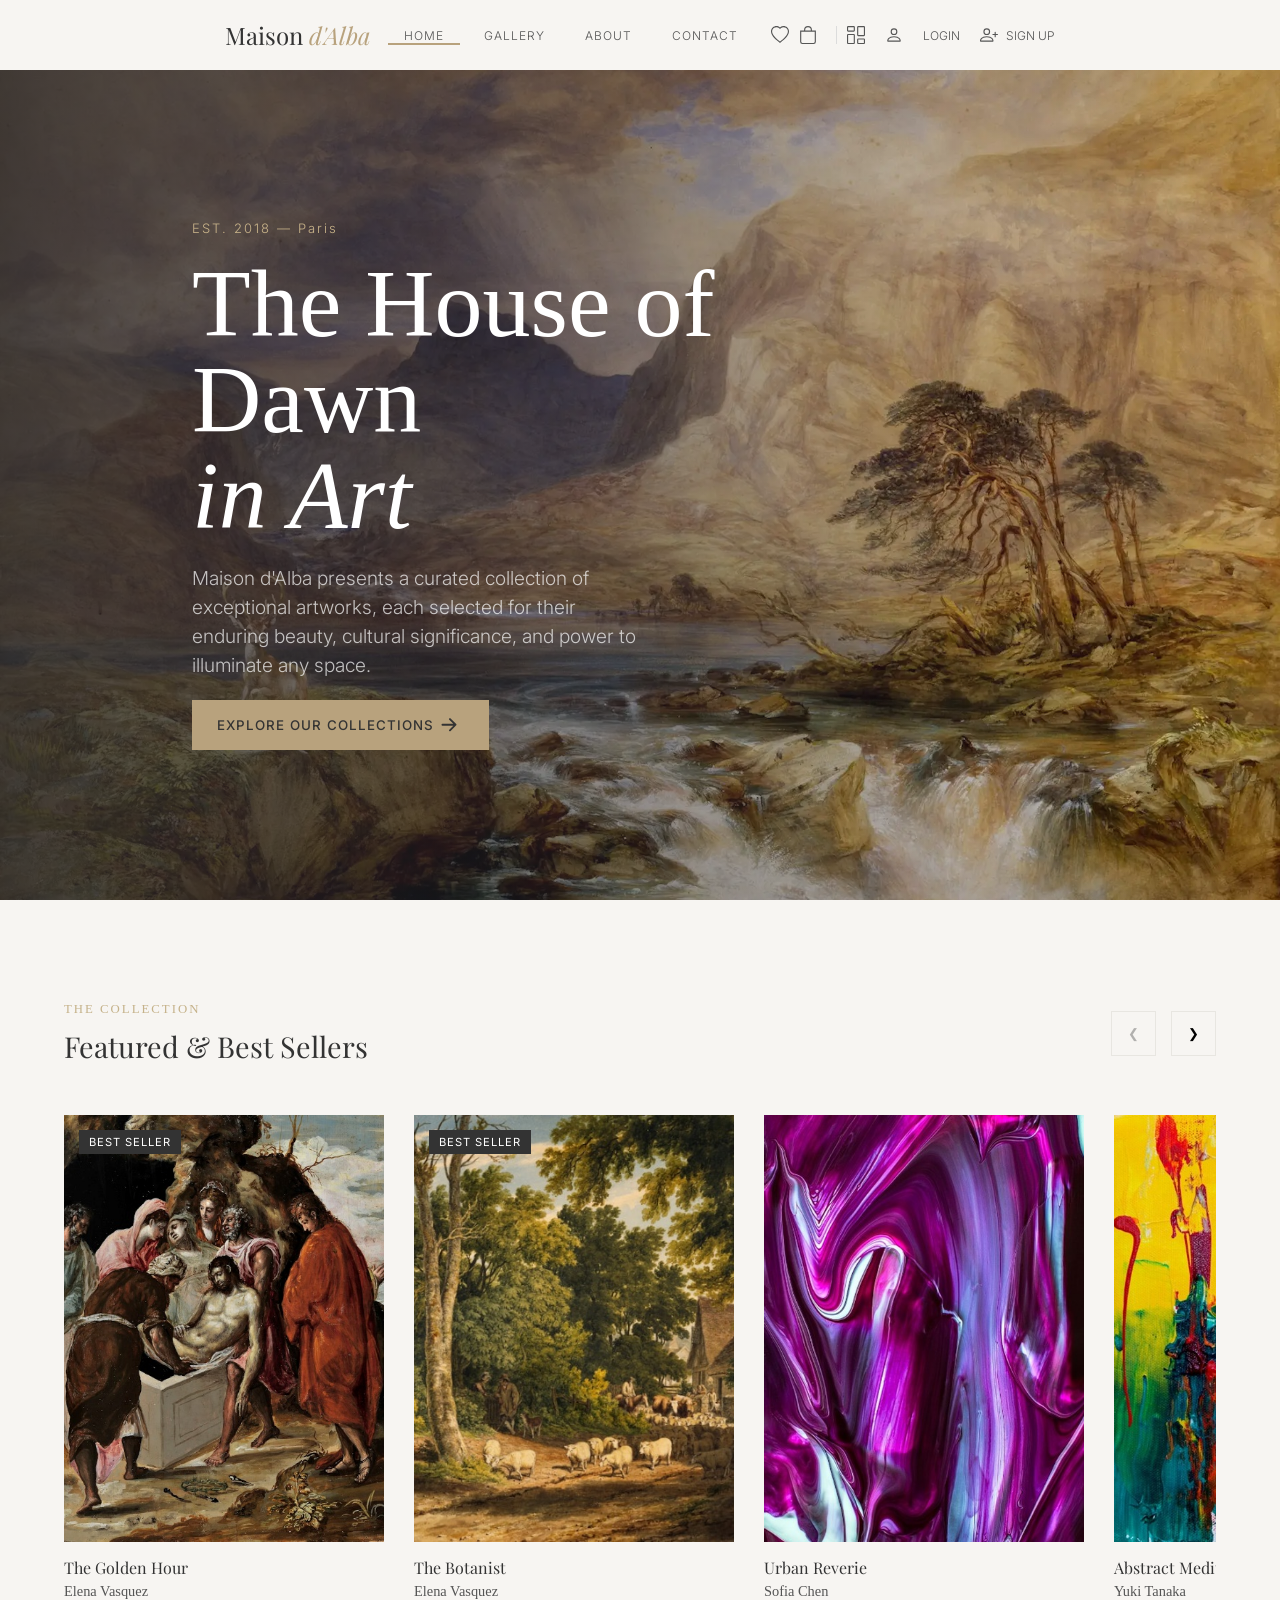
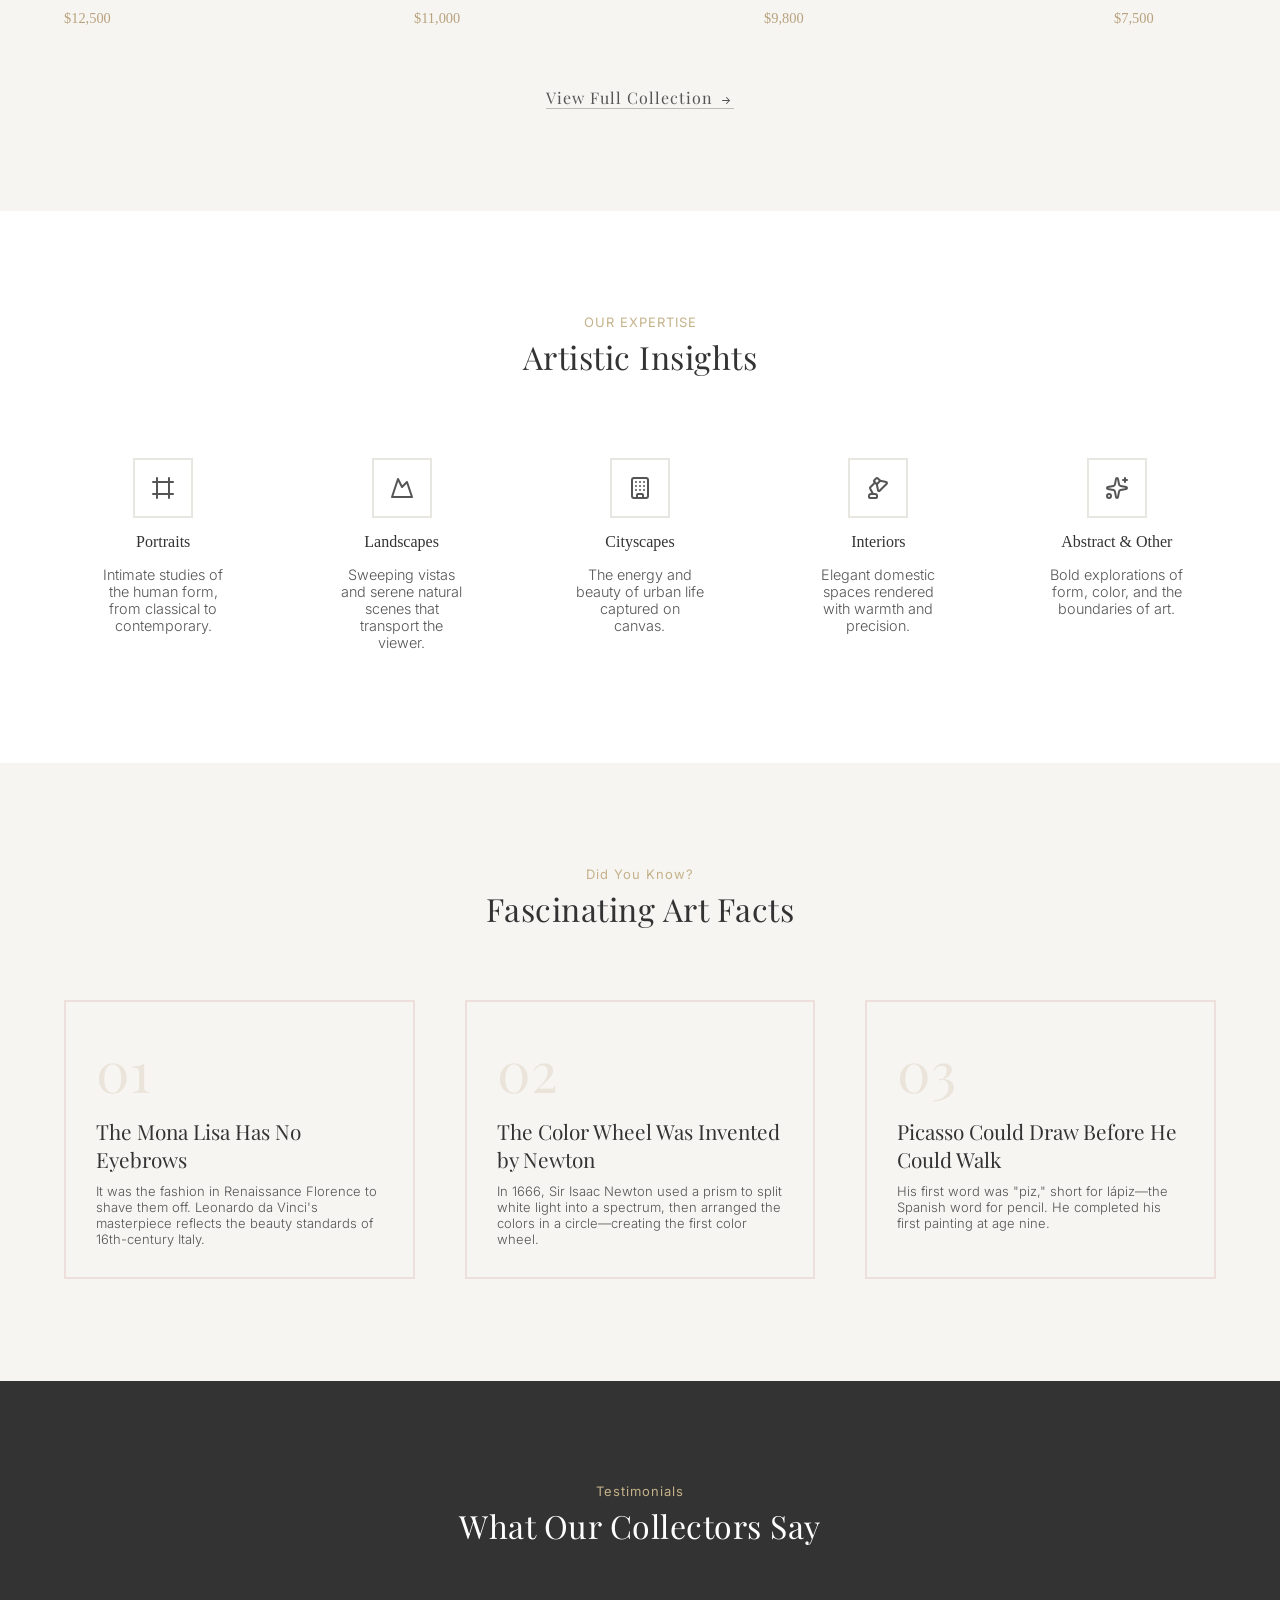
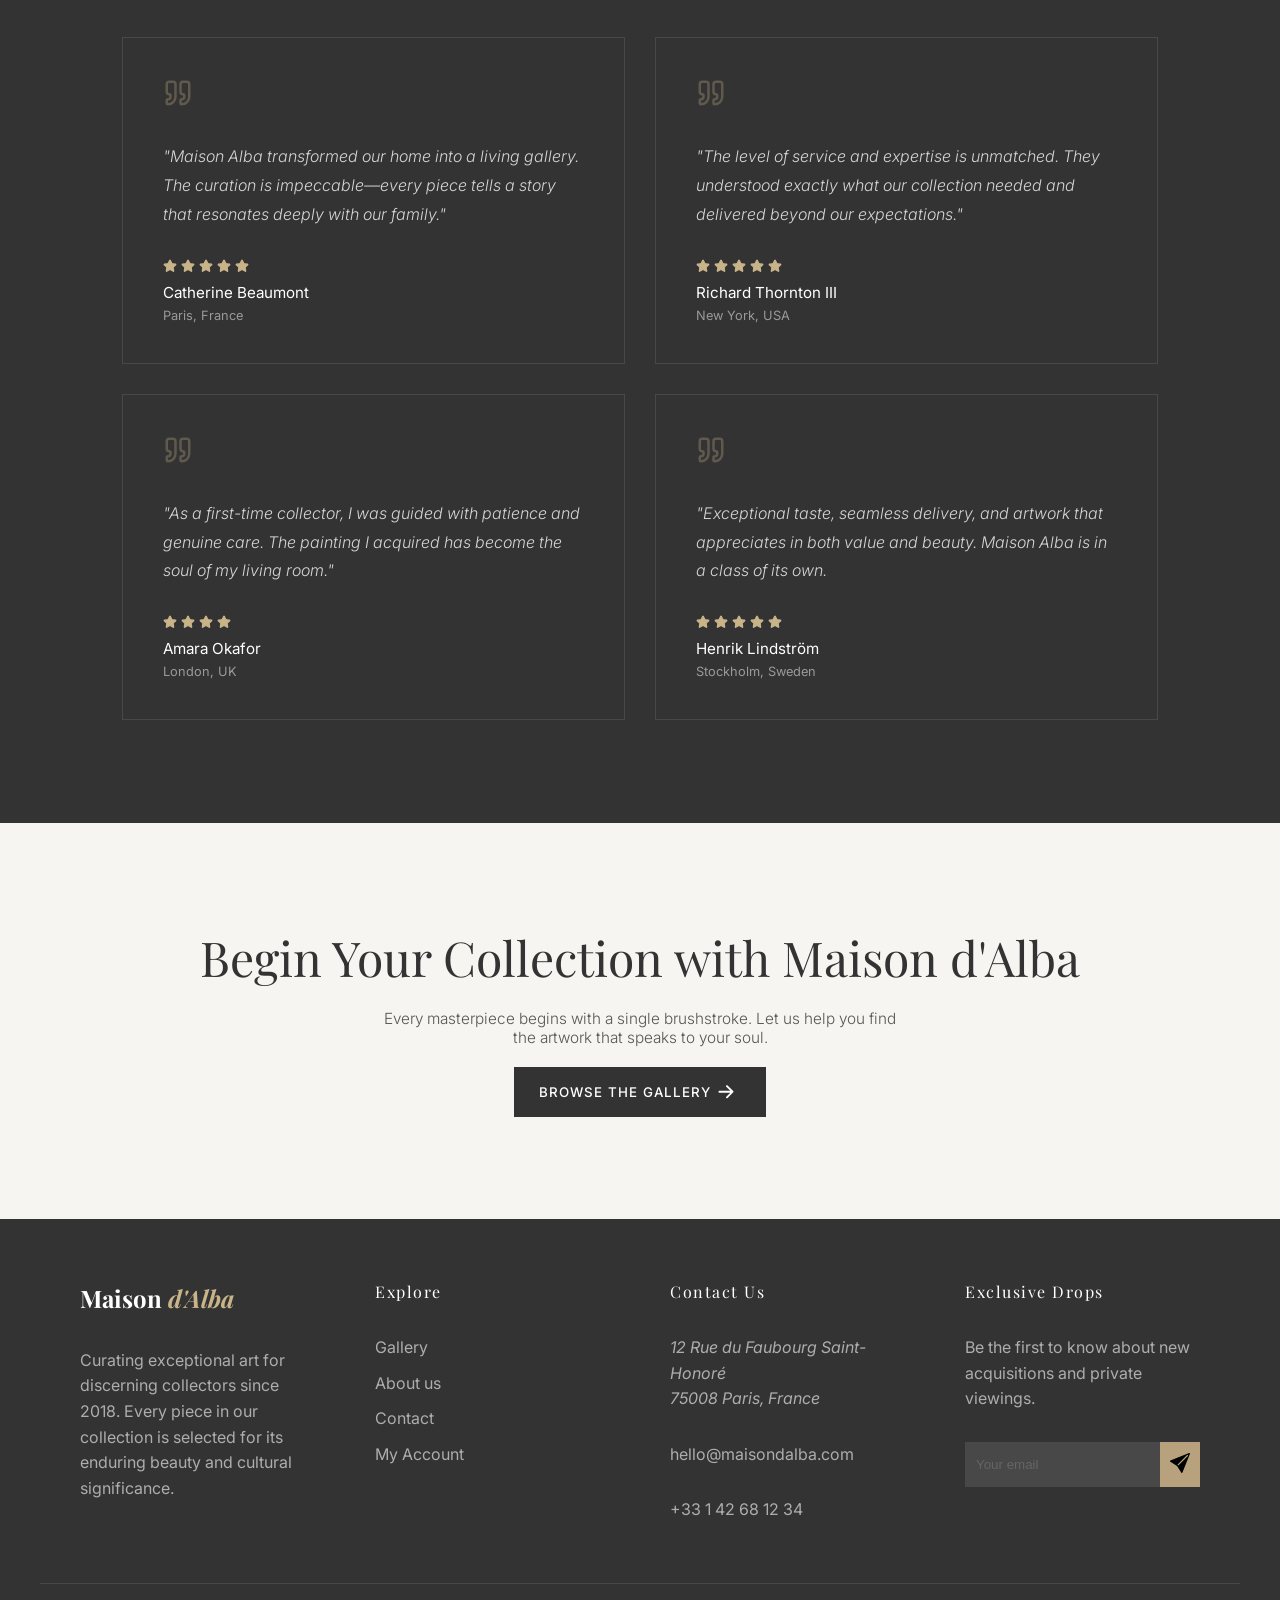
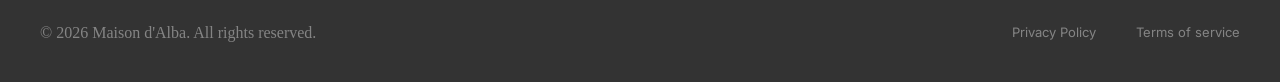
<file: index.html>
<!DOCTYPE html>
<html lang="en">
<head>
    <meta charset="UTF-8">
    <meta name="viewport" content="width=device-width, initial-scale=1.0">
    <title>Maison d'Alba</title>
    <link rel="preconnect" href="https://fonts.googleapis.com">
<link rel="preconnect" href="https://fonts.gstatic.com" crossorigin>
<link href="https://fonts.googleapis.com/css2?family=Cedarville+Cursive&family=Playfair+Display:ital,wght@0,400..900;1,400..900&display=swap" rel="stylesheet">

<link rel="preconnect" href="https://fonts.googleapis.com">
<link rel="preconnect" href="https://fonts.gstatic.com" crossorigin>
<link href="https://fonts.googleapis.com/css2?family=Cedarville+Cursive&family=Playfair+Display:ital,wght@1,400..900&display=swap" rel="stylesheet">

<link rel="preconnect" href="https://fonts.googleapis.com">
<link rel="preconnect" href="https://fonts.gstatic.com" crossorigin>
<link href="https://fonts.googleapis.com/css2?family=Cedarville+Cursive&family=Inter:ital,opsz,wght@0,14..32,100..900;1,14..32,100..900&family=Montserrat:ital,wght@0,201;1,201&family=Playfair+Display:ital,wght@0,400..900;1,400..900&display=swap" rel="stylesheet">

<link rel="preconnect" href="https://fonts.googleapis.com">
<link rel="preconnect" href="https://fonts.gstatic.com" crossorigin>
<link href="https://fonts.googleapis.com/css2?family=Cedarville+Cursive&family=Inter:ital,opsz,wght@0,14..32,100..900;1,14..32,100..900&family=Montserrat:ital,wght@0,201;1,201&family=Playfair+Display:ital,wght@0,400..900;1,400..900&display=swap" rel="stylesheet">

<link rel="stylesheet" href="./css/signup.css">
<link rel="stylesheet" href="./css/main.css">
</head>
<body>
    
    <nav id="main-nav">
      
            <p  id="logo" onclick="Home()">Maison <i>d'Alba</i></p>
            
        <ul id="center" class="nav">
          
            <li><a href="../maison d'alba/index.html">HOME</a></li>
            <li><a href="#">GALLERY</a></li>
            <li><a href="#">ABOUT</a></li>
            <li><a href="#">CONTACT</a></li>
        </ul>
        <div id="nav-indicator"></div>
       <ul id="right" class="nav">
        <ul class="nav-icons">
        <li class="nav-icon"><a href="#"><svg xmlns="http://www.w3.org/2000/svg" width="16" height="16" fill="currentColor" class="bi bi-heart" viewBox="0 0 16 16">
          <path d="m8 2.748-.717-.737C5.6.281 2.514.878 1.4 3.053c-.523 1.023-.641 2.5.314 4.385.92 1.815 2.834 3.989 6.286 6.357 3.452-2.368 5.365-4.542 6.286-6.357.955-1.886.838-3.362.314-4.385C13.486.878 10.4.28 8.717 2.01zM8 15C-7.333 4.868 3.279-3.04 7.824 1.143q.09.083.176.171a3 3 0 0 1 .176-.17C12.72-3.042 23.333 4.867 8 15"/>
        </svg></a></li>
        <li class="nav-icon divider"><a href="#"><svg xmlns="http://www.w3.org/2000/svg" width="16" height="16" fill="currentColor" class="bi bi-bag" viewBox="0 0 16 16">
          <path d="M8 1a2.5 2.5 0 0 1 2.5 2.5V4h-5v-.5A2.5 2.5 0 0 1 8 1m3.5 3v-.5a3.5 3.5 0 1 0-7 0V4H1v10a2 2 0 0 0 2 2h10a2 2 0 0 0 2-2V4zM2 5h12v9a1 1 0 0 1-1 1H3a1 1 0 0 1-1-1z"/>
        </svg></a></li>
        
        <li class="nav-icon"><a href="dashboard.html" title="Admin Dashboard"><svg xmlns="http://www.w3.org/2000/svg" width="16" height="16" fill="currentColor" class="bi bi-columns-gap" viewBox="0 0 16 16">
          <path d="M6 1v3H1V1zM1 0a1 1 0 0 0-1 1v3a1 1 0 0 0 1 1h5a1 1 0 0 0 1-1V1a1 1 0 0 0-1-1zm14 12v3h-5v-3zm-5-1a1 1 0 0 0-1 1v3a1 1 0 0 0 1 1h5a1 1 0 0 0 1-1v-3a1 1 0 0 0-1-1zM6 8v7H1V8zM1 7a1 1 0 0 0-1 1v7a1 1 0 0 0 1 1h5a1 1 0 0 0 1-1V8a1 1 0 0 0-1-1zm14-6v7h-5V1zm-5-1a1 1 0 0 0-1 1v7a1 1 0 0 0 1 1h5a1 1 0 0 0 1-1V1a1 1 0 0 0-1-1z"/>
        </svg></a></li>
      </ul>
        <li class="nav-icon"><a href="#"><svg xmlns="http://www.w3.org/2000/svg" width="16" height="16" fill="currentColor" class="bi bi-person" viewBox="0 0 16 16">
            <path d="M8 8a3 3 0 1 0 0-6 3 3 0 0 0 0 6m2-3a2 2 0 1 1-4 0 2 2 0 0 1 4 0m4 8c0 1-1 1-1 1H3s-1 0-1-1 1-4 6-4 6 3 6 4m-1-.004c-.001-.246-.154-.986-.832-1.664C11.516 10.68 10.289 10 8 10s-3.516.68-4.168 1.332c-.678.678-.83 1.418-.832 1.664z"/>
          </svg></a></li>

          <li><a href="#">LOGIN</a></li>
        <li><a href="./signup.html" target="_self"><svg xmlns="http://www.w3.org/2000/svg" width="16" height="16" fill="currentColor" class="bi bi-person-plus" viewBox="0 0 16 16">
            <path d="M6 8a3 3 0 1 0 0-6 3 3 0 0 0 0 6m2-3a2 2 0 1 1-4 0 2 2 0 0 1 4 0m4 8c0 1-1 1-1 1H1s-1 0-1-1 1-4 6-4 6 3 6 4m-1-.004c-.001-.246-.154-.986-.832-1.664C9.516 10.68 8.289 10 6 10s-3.516.68-4.168 1.332c-.678.678-.83 1.418-.832 1.664z"/>
            <path fill-rule="evenodd" d="M13.5 5a.5.5 0 0 1 .5.5V7h1.5a.5.5 0 0 1 0 1H14v1.5a.5.5 0 0 1-1 0V8h-1.5a.5.5 0 0 1 0-1H13V5.5a.5.5 0 0 1 .5-.5"/>
          </svg>SIGN UP</a></li>
        </ul>
          <svg id="list" xmlns="http://www.w3.org/2000/svg" width="32" height="26" fill="currentColor" class="bi bi-list" viewBox="0 0 16 16">
            <path fill-rule="evenodd" d="M2.5 12a.5.5 0 0 1 .5-.5h10a.5.5 0 0 1 0 1H3a.5.5 0 0 1-.5-.5m0-4a.5.5 0 0 1 .5-.5h10a.5.5 0 0 1 0 1H3a.5.5 0 0 1-.5-.5m0-4a.5.5 0 0 1 .5-.5h10a.5.5 0 0 1 0 1H3a.5.5 0 0 1-.5-.5"/>
          </svg>
       
    </nav>
<!--downlist -->
<nav id="sec-nav">
  <ul id="ul1">
    <li><a href="../maison d'alba/index.html">HOME</a></li>
    <li><a href="#">GALLERY</a></li>
    <li><a href="#">ABOUT</a></li>
    <li><a href="#">CONTACT</a></li>
  </ul>
  <hr style="border: 0; border-top: 1px solid #eee; margin: 10px 0;">
  <ul id="ul2">
    <li class="icon-adjust">
      <a href="#">
        <svg xmlns="http://www.w3.org/2000/svg" width="16" height="16" fill="currentColor" class="bi bi-bag" viewBox="0 0 16 16">
          <path d="M8 1a2.5 2.5 0 0 1 2.5 2.5V4h-5v-.5A2.5 2.5 0 0 1 8 1m3.5 3v-.5a3.5 3.5 0 1 0-7 0V4H1v10a2 2 0 0 0 2 2h10a2 2 0 0 0 2-2V4zM2 5h12v9a1 1 0 0 1-1 1H3a1 1 0 0 1-1-1z"/>
        </svg>
        CART
      </a>
    </li>
    <li class="icon-adjust">
      <a href="#">
        <svg xmlns="http://www.w3.org/2000/svg" width="16" height="16" fill="currentColor" class="bi bi-heart" viewBox="0 0 16 16">
          <path d="m8 2.748-.717-.737C5.6.281 2.514.878 1.4 3.053c-.523 1.023-.641 2.5.314 4.385.92 1.815 2.834 3.989 6.286 6.357 3.452-2.368 5.365-4.542 6.286-6.357.955-1.886.838-3.362.314-4.385C13.486.878 10.4.28 8.717 2.01zM8 15C-7.333 4.868 3.279-3.04 7.824 1.143q.09.083.176.171a3 3 0 0 1 .176-.17C12.72-3.042 23.333 4.867 8 15"/>
        </svg>
        WISHLIST
      </a>
    </li>

    <li class="icon-adjust">
      <a href="#">
        <svg xmlns="http://www.w3.org/2000/svg" width="16" height="16" fill="currentColor" class="bi bi-columns-gap" viewBox="0 0 16 16">
          <path d="M6 1v3H1V1zM1 0a1 1 0 0 0-1 1v3a1 1 0 0 0 1 1h5a1 1 0 0 0 1-1V1a1 1 0 0 0-1-1zm14 12v3h-5v-3zm-5-1a1 1 0 0 0-1 1v3a1 1 0 0 0 1 1h5a1 1 0 0 0 1-1v-3a1 1 0 0 0-1-1zM6 8v7H1V8zM1 7a1 1 0 0 0-1 1v7a1 1 0 0 0 1 1h5a1 1 0 0 0 1-1V8a1 1 0 0 0-1-1zm14-6v7h-5V1zm-5-1a1 1 0 0 0-1 1v7a1 1 0 0 0 1 1h5a1 1 0 0 0 1-1V1a1 1 0 0 0-1-1z"/>
        </svg>
        ADMIN
      </a>
    </li>

    <li class="icon-adjust">
      <a href="#">
        <svg xmlns="http://www.w3.org/2000/svg" width="16" height="16" fill="currentColor" class="bi bi-person" viewBox="0 0 16 16">
          <path d="M8 8a3 3 0 1 0 0-6 3 3 0 0 0 0 6m2-3a2 2 0 1 1-4 0 2 2 0 0 1 4 0m4 8c0 1-1 1-1 1H3s-1 0-1-1 1-4 6-4 6 3 6 4m-1-.004c-.001-.246-.154-.986-.832-1.664C11.516 10.68 10.289 10 8 10s-3.516.68-4.168 1.332c-.678.678-.83 1.418-.832 1.664z"/>
        </svg>
        LOGIN
      </a>
    </li>
    <li class="icon-adjust">
      <a href="./signup.html">
        <svg xmlns="http://www.w3.org/2000/svg" width="16" height="16" fill="currentColor" class="bi bi-person-plus" viewBox="0 0 16 16">
          <path d="M12.5 16a3.5 3.5 0 1 0 0-7 3.5 3.5 0 0 0 0 7m.5-5v1h1a.5.5 0 0 1 0 1h-1v1a.5.5 0 0 1-1 0v-1h-1a.5.5 0 0 1 0-1h1v-1a.5.5 0 0 1 1 0m-2-6a3 3 0 1 1-6 0 3 3 0 0 1 6 0"/>
          <path d="M2 13c0 1 1 1 1 1h5.256A4.5 4.5 0 0 1 8 12.5a4.5 4.5 0 0 1 1.544-3.393Q8.844 9.002 8 9c-5 0-6 3-6 4"/>
        </svg>
        SIGN UP
      </a>
    </li>
  </ul>
</nav>
<!--background-->
    <div id="bg">
        <div id="mask">
    <div id="para">
      <p id="est">EST. 2018 — Paris</p>
      <p id="title">The House of <br>Dawn<br>
        <i>in Art</i></p>
       <p id="desc">Maison d'Alba presents a curated collection of exceptional artworks, each selected for their enduring beauty, cultural significance, and power to illuminate any space.</p>
       <button type="button" id="explore">EXPLORE OUR COLLECTIONS<svg xmlns="http://www.w3.org/2000/svg" width="30" height="26" fill="currentColor" class="bi bi-arrow-right-short" viewBox="0 0 16 11">
        <path fill-rule="evenodd" d="M4 8a.5.5 0 0 1 .5-.5h5.793L8.146 5.354a.5.5 0 1 1 .708-.708l3 3a.5.5 0 0 1 0 .708l-3 3a.5.5 0 0 1-.708-.708L10.293 8.5H4.5A.5.5 0 0 1 4 8"/>
      </svg></button>
    </div>
    </div>
    </div>

<!--collection-->
    <section id="collection">
      <div class="container">
    
        <!-- Top Row -->
        <div class="collection-top">
          <div class="headings">
            <p class="subtitle">THE COLLECTION</p>
            <h2 class="title">Featured & Best Sellers</h2>
          </div>
    
          <div class="buttons">
            <button class="nav-btn" id="btnPrev">&#10094;</button>
            <button class="nav-btn" id="btnNext">&#10095;</button>
          </div>
        </div>
    
        <!-- Cards -->
         
        <div class="cards">
    
          <div class="card">
            <div class="card-img">
              <img src="assets/images/portraits/img1.jpeg" alt="The Golden Hour">
              <span class="badge">BEST SELLER</span>
            </div>
            <div class="card-info">
              <p class="art-title">The Golden Hour</p>
              <p class="artist">Elena Vasquez</p>
              <p class="price">$12,500</p>
            </div>
          </div>
    
        <div class="card">
            <div class="card-img">
              <img src="assets/images/portraits/img2.jpeg" alt="The Botanist">
              <span class="badge">BEST SELLER</span>
            </div>
            <div class="card-info">
              <p class="art-title">The Botanist</p>
              <p class="artist">Elena Vasquez</p>
              <p class="price">$11,000</p>
            </div>
          </div>
    
          <div class="card">
            <div class="card-img">
              <img src="assets/images/portraits/img6.jpg" alt="Urban Reverie">
            </div>
            <div class="card-info">
              <p class="art-title">Urban Reverie</p>
              <p class="artist">Sofia Chen</p>
              <p class="price">$9,800</p>
            </div>
          </div>
    
          <div class="card">
            <div class="card-img">
              <img src="assets/images/portraits/img7.jpg" alt="Abstract Meditation">
            </div>
            <div class="card-info">
              <p class="art-title">Abstract Meditation</p>
              <p class="artist">Yuki Tanaka</p>
              <p class="price">$7,500</p>
            </div>
          </div>

         
          <div class="card">
            <div class="card-img">
              <img src="assets/images/portraits/img3.jpeg" alt="Solitary Figure">
            </div>
            <div class="card-info">
              <p class="art-title">Solitary Figure</p>
              <p class="artist">James Whitfield</p>
              <p class="price">$15,500</p>
            </div>
          </div>

          <div class="card">
            <div class="card-img">
              <img src="assets/images/portraits/img4.png" alt="Reading Room">
              <span class="badge">BEST SELLER</span>
            </div>
            <div class="card-info">
              <p class="art-title">Reading Room</p>
              <p class="artist">Marcus Bellini</p>
              <p class="price">$14,200</p>
            </div>
          </div>

          <div class="card">
            <div class="card-img">
              <img src="assets/images/portraits/img8.png" alt="Venetian Morning">
              <span class="badge">BEST SELLER</span>
            </div>
            <div class="card-info">
              <p class="art-title">Venetian Morning</p>
              <p class="artist">Marcus Bellini</p>
              <p class="price">$16,800</p>
            </div>
          </div>

          <div class="card">
            <div class="card-img">
              <img src="assets/images/signUp.jpg" alt="Provencal Fields">
              <span class="badge">BEST SELLER</span>
            </div>
            <div class="card-info">
              <p class="art-title">Provencal Fields</p>
              <p class="artist">Sofia Chen</p>
              <p class="price">$8,900</p>
            </div>
          </div>
    
        </div> 
      </div>

      <div id="view-more">
        <p><a href="#">View Full Collection</a><svg xmlns="http://www.w3.org/2000/svg" width="16" height="16" fill="currentColor" class="bi bi-arrow-right-short" viewBox="0 0 16 11">
          <path fill-rule="evenodd" d="M4 8a.5.5 0 0 1 .5-.5h5.793L8.146 5.354a.5.5 0 1 1 .708-.708l3 3a.5.5 0 0 1 0 .708l-3 3a.5.5 0 0 1-.708-.708L10.293 8.5H4.5A.5.5 0 0 1 4 8"/>
        </svg></p>
      </div>
    </section>

<!--Expertise-->
    <section id="expertise">
      <div class="exp-container">
        <!--top headings-->
        <div id="exp-headings">
          <p id="exp-subtitle">OUR EXPERTISE</p>
          <p id="exp-title">Artistic Insights</p>
        </div>

        <div id="icons">

          <div id="portraits" class="icon">
           <div class="icon-border"> <svg xmlns="http://www.w3.org/2000/svg" width="24" height="24" viewBox="0 0 24 24" fill="none" stroke="currentColor" stroke-width="2" stroke-linecap="round" stroke-linejoin="round" class="lucide lucide-frame-icon lucide-frame"><line x1="22" x2="2" y1="6" y2="6"/><line x1="22" x2="2" y1="18" y2="18"/><line x1="6" x2="6" y1="2" y2="22"/><line x1="18" x2="18" y1="2" y2="22"/></svg></div> 
            <p class="icon-name">Portraits</p>
            <p class="icon-disc">Intimate studies of the human form, from classical to contemporary.</p>
          </div>

        
          <div id="landscapes" class="icon">
            <div class="icon-border"><svg xmlns="http://www.w3.org/2000/svg" width="24" height="24" viewBox="0 0 24 24" fill="none" stroke="currentColor" stroke-width="2" stroke-linecap="round" stroke-linejoin="round" class="lucide lucide-mountain-icon lucide-mountain"><path d="m8 3 4 8 5-5 5 15H2L8 3z"/></svg></div>
            <p class="icon-name">Landscapes</p>
            <p class="icon-disc">Sweeping vistas and serene natural scenes that transport the viewer.</p>
         
           </div>

        
          <div id="cityscapes" class="icon">
            <div class="icon-border"><svg xmlns="http://www.w3.org/2000/svg" width="24" height="24" viewBox="0 0 24 24" fill="none" stroke="currentColor" stroke-width="2" stroke-linecap="round" stroke-linejoin="round" class="lucide lucide-building-icon lucide-building"><path d="M12 10h.01"/><path d="M12 14h.01"/><path d="M12 6h.01"/><path d="M16 10h.01"/><path d="M16 14h.01"/><path d="M16 6h.01"/><path d="M8 10h.01"/><path d="M8 14h.01"/><path d="M8 6h.01"/><path d="M9 22v-3a1 1 0 0 1 1-1h4a1 1 0 0 1 1 1v3"/><rect x="4" y="2" width="16" height="20" rx="2"/></svg></div>
            <p class="icon-name">Cityscapes</p>
            <p class="icon-disc">The energy and beauty of urban life captured on canvas.</p>
          </div>

          
          <div id="interiors" class="icon">
            <div class="icon-border"><svg xmlns="http://www.w3.org/2000/svg" width="24" height="24" viewBox="0 0 24 24" fill="none" stroke="currentColor" stroke-width="2" stroke-linecap="round" stroke-linejoin="round" class="lucide lucide-lamp-desk-icon lucide-lamp-desk"><path d="M10.293 2.293a1 1 0 0 1 1.414 0l2.5 2.5 5.994 1.227a1 1 0 0 1 .506 1.687l-7 7a1 1 0 0 1-1.687-.506l-1.227-5.994-2.5-2.5a1 1 0 0 1 0-1.414z"/><path d="m14.207 4.793-3.414 3.414"/><path d="M3 20a2 2 0 0 1 2-2h4a2 2 0 0 1 2 2v1a1 1 0 0 1-1 1H4a1 1 0 0 1-1-1z"/><path d="m9.086 6.5-4.793 4.793a1 1 0 0 0-.18 1.17L7 18"/></svg></div>
            <p class="icon-name">Interiors</p>
            <p class="icon-disc">Elegant domestic spaces rendered with warmth and precision.</p>
          </div>

          
          <div id="abstract" class="icon">
            <div class="icon-border"> <svg xmlns="http://www.w3.org/2000/svg" width="24" height="24" viewBox="0 0 24 24" fill="none" stroke="currentColor" stroke-width="2" stroke-linecap="round" stroke-linejoin="round" class="lucide lucide-sparkles-icon lucide-sparkles"><path d="M11.017 2.814a1 1 0 0 1 1.966 0l1.051 5.558a2 2 0 0 0 1.594 1.594l5.558 1.051a1 1 0 0 1 0 1.966l-5.558 1.051a2 2 0 0 0-1.594 1.594l-1.051 5.558a1 1 0 0 1-1.966 0l-1.051-5.558a2 2 0 0 0-1.594-1.594l-5.558-1.051a1 1 0 0 1 0-1.966l5.558-1.051a2 2 0 0 0 1.594-1.594z"/><path d="M20 2v4"/><path d="M22 4h-4"/><circle cx="4" cy="20" r="2"/></svg></div>
            <p class="icon-name">Abstract & Other</p>
            <p class="icon-disc">Bold explorations of form, color, and the boundaries of art.</p>
          </div>


        </div>
      </div>
    </section>

<!--Art facts-->
<section id="art-facts">
  <div class="facts-container">
    <!--top headings-->
    <div id="facts-headings">
      <p id="facts-subtitle">Did You Know?</p>
      <p id="facts-title">Fascinating Art Facts</p>
    </div>
    <div id="facts">

      <div  class="fact-card">
        <p class="number">01</p> 
        <p class="fact">The Mona Lisa Has No Eyebrows</p>
        <p class="fact-disc">It was the fashion in Renaissance Florence to shave them off. Leonardo da Vinci's masterpiece reflects the beauty standards of 16th-century Italy.</p>
      </div>

    
      <div  class="fact-card">
        <p class="number">02</p> 
        <p class="fact">The Color Wheel Was Invented by Newton</p>
        <p class="fact-disc">In 1666, Sir Isaac Newton used a prism to split white light into a spectrum, then arranged the colors in a circle—creating the first color wheel.</p>
      </div>

    
      <div  class="fact-card">
        <p class="number">03</p> 
        <p class="fact">Picasso Could Draw Before He Could Walk</p>
        <p class="fact-disc">His first word was "piz," short for lápiz—the Spanish word for pencil. He completed his first painting at age nine.</p>
      </div>

      </div>
</section>

<!--testimonials-->
<section id="testimonials">
  <div class="testimonials-container">
    <!--top headings-->
    <div id="testimonials-headings">
      <p id="testimonials-subtitle">Testimonials</p>
      <p id="testimonials-title">What Our Collectors Say</p>
    </div>
    <div id="testimonials-cards">

      <div  class="testimonials-card">
        <div class="comma"><svg xmlns="http://www.w3.org/2000/svg" width="30" height="30" viewBox="0 0 24 24" fill="none" stroke="currentColor" stroke-width="2" stroke-linecap="round" stroke-linejoin="round" class="lucide lucide-quote-icon lucide-quote"><path d="M16 3a2 2 0 0 0-2 2v6a2 2 0 0 0 2 2 1 1 0 0 1 1 1v1a2 2 0 0 1-2 2 1 1 0 0 0-1 1v2a1 1 0 0 0 1 1 6 6 0 0 0 6-6V5a2 2 0 0 0-2-2z"/><path d="M5 3a2 2 0 0 0-2 2v6a2 2 0 0 0 2 2 1 1 0 0 1 1 1v1a2 2 0 0 1-2 2 1 1 0 0 0-1 1v2a1 1 0 0 0 1 1 6 6 0 0 0 6-6V5a2 2 0 0 0-2-2z"/></svg></div> 
        <p class="test"><i>"Maison Alba transformed our home into a living gallery. The curation is impeccable—every piece tells a story that resonates deeply with our family."</i></p>
        <div class="rating">
          <div class="stars"><svg xmlns="http://www.w3.org/2000/svg" width="24" height="24" viewBox="0 0 24 24" fill="currentColor" stroke="currentColor" stroke-width="2" stroke-linecap="round" stroke-linejoin="round" class="lucide lucide-star-icon lucide-star"><path d="M11.525 2.295a.53.53 0 0 1 .95 0l2.31 4.679a2.123 2.123 0 0 0 1.595 1.16l5.166.756a.53.53 0 0 1 .294.904l-3.736 3.638a2.123 2.123 0 0 0-.611 1.878l.882 5.14a.53.53 0 0 1-.771.56l-4.618-2.428a2.122 2.122 0 0 0-1.973 0L6.396 21.01a.53.53 0 0 1-.77-.56l.881-5.139a2.122 2.122 0 0 0-.611-1.879L2.16 9.795a.53.53 0 0 1 .294-.906l5.165-.755a2.122 2.122 0 0 0 1.597-1.16z"/></svg>
            <svg xmlns="http://www.w3.org/2000/svg" width="24" height="24" viewBox="0 0 24 24" fill="currentColor" stroke="currentColor" stroke-width="2" stroke-linecap="round" stroke-linejoin="round" class="lucide lucide-star-icon lucide-star"><path d="M11.525 2.295a.53.53 0 0 1 .95 0l2.31 4.679a2.123 2.123 0 0 0 1.595 1.16l5.166.756a.53.53 0 0 1 .294.904l-3.736 3.638a2.123 2.123 0 0 0-.611 1.878l.882 5.14a.53.53 0 0 1-.771.56l-4.618-2.428a2.122 2.122 0 0 0-1.973 0L6.396 21.01a.53.53 0 0 1-.77-.56l.881-5.139a2.122 2.122 0 0 0-.611-1.879L2.16 9.795a.53.53 0 0 1 .294-.906l5.165-.755a2.122 2.122 0 0 0 1.597-1.16z"/></svg>
            <svg xmlns="http://www.w3.org/2000/svg" width="24" height="24" viewBox="0 0 24 24" fill="currentColor" stroke="currentColor" stroke-width="2" stroke-linecap="round" stroke-linejoin="round" class="lucide lucide-star-icon lucide-star"><path d="M11.525 2.295a.53.53 0 0 1 .95 0l2.31 4.679a2.123 2.123 0 0 0 1.595 1.16l5.166.756a.53.53 0 0 1 .294.904l-3.736 3.638a2.123 2.123 0 0 0-.611 1.878l.882 5.14a.53.53 0 0 1-.771.56l-4.618-2.428a2.122 2.122 0 0 0-1.973 0L6.396 21.01a.53.53 0 0 1-.77-.56l.881-5.139a2.122 2.122 0 0 0-.611-1.879L2.16 9.795a.53.53 0 0 1 .294-.906l5.165-.755a2.122 2.122 0 0 0 1.597-1.16z"/></svg>
            <svg xmlns="http://www.w3.org/2000/svg" width="24" height="24" viewBox="0 0 24 24" fill="currentColor" stroke="currentColor" stroke-width="2" stroke-linecap="round" stroke-linejoin="round" class="lucide lucide-star-icon lucide-star"><path d="M11.525 2.295a.53.53 0 0 1 .95 0l2.31 4.679a2.123 2.123 0 0 0 1.595 1.16l5.166.756a.53.53 0 0 1 .294.904l-3.736 3.638a2.123 2.123 0 0 0-.611 1.878l.882 5.14a.53.53 0 0 1-.771.56l-4.618-2.428a2.122 2.122 0 0 0-1.973 0L6.396 21.01a.53.53 0 0 1-.77-.56l.881-5.139a2.122 2.122 0 0 0-.611-1.879L2.16 9.795a.53.53 0 0 1 .294-.906l5.165-.755a2.122 2.122 0 0 0 1.597-1.16z"/></svg>
            <svg xmlns="http://www.w3.org/2000/svg" width="24" height="24" viewBox="0 0 24 24" fill="currentColor" stroke="currentColor" stroke-width="2" stroke-linecap="round" stroke-linejoin="round" class="lucide lucide-star-icon lucide-star"><path d="M11.525 2.295a.53.53 0 0 1 .95 0l2.31 4.679a2.123 2.123 0 0 0 1.595 1.16l5.166.756a.53.53 0 0 1 .294.904l-3.736 3.638a2.123 2.123 0 0 0-.611 1.878l.882 5.14a.53.53 0 0 1-.771.56l-4.618-2.428a2.122 2.122 0 0 0-1.973 0L6.396 21.01a.53.53 0 0 1-.77-.56l.881-5.139a2.122 2.122 0 0 0-.611-1.879L2.16 9.795a.53.53 0 0 1 .294-.906l5.165-.755a2.122 2.122 0 0 0 1.597-1.16z"/></svg>
          </div>
          <p class="test-name">Catherine Beaumont</p>
          <p class="test-country">Paris, France</p>
        </div>
        </div>

        <div  class="testimonials-card">
          <div class="comma"><svg xmlns="http://www.w3.org/2000/svg" width="30" height="30" viewBox="0 0 24 24" fill="none" stroke="currentColor" stroke-width="2" stroke-linecap="round" stroke-linejoin="round" class="lucide lucide-quote-icon lucide-quote"><path d="M16 3a2 2 0 0 0-2 2v6a2 2 0 0 0 2 2 1 1 0 0 1 1 1v1a2 2 0 0 1-2 2 1 1 0 0 0-1 1v2a1 1 0 0 0 1 1 6 6 0 0 0 6-6V5a2 2 0 0 0-2-2z"/><path d="M5 3a2 2 0 0 0-2 2v6a2 2 0 0 0 2 2 1 1 0 0 1 1 1v1a2 2 0 0 1-2 2 1 1 0 0 0-1 1v2a1 1 0 0 0 1 1 6 6 0 0 0 6-6V5a2 2 0 0 0-2-2z"/></svg></div> 
          <p class="test"><i>"The level of service and expertise is unmatched. They understood exactly what our collection needed and delivered beyond our expectations."</i></p>
          <div class="rating">
            <div class="stars"><svg xmlns="http://www.w3.org/2000/svg" width="24" height="24" viewBox="0 0 24 24" fill="currentColor" stroke="currentColor" stroke-width="2" stroke-linecap="round" stroke-linejoin="round" class="lucide lucide-star-icon lucide-star"><path d="M11.525 2.295a.53.53 0 0 1 .95 0l2.31 4.679a2.123 2.123 0 0 0 1.595 1.16l5.166.756a.53.53 0 0 1 .294.904l-3.736 3.638a2.123 2.123 0 0 0-.611 1.878l.882 5.14a.53.53 0 0 1-.771.56l-4.618-2.428a2.122 2.122 0 0 0-1.973 0L6.396 21.01a.53.53 0 0 1-.77-.56l.881-5.139a2.122 2.122 0 0 0-.611-1.879L2.16 9.795a.53.53 0 0 1 .294-.906l5.165-.755a2.122 2.122 0 0 0 1.597-1.16z"/></svg>
              <svg xmlns="http://www.w3.org/2000/svg" width="24" height="24" viewBox="0 0 24 24" fill="currentColor" stroke="currentColor" stroke-width="2" stroke-linecap="round" stroke-linejoin="round" class="lucide lucide-star-icon lucide-star"><path d="M11.525 2.295a.53.53 0 0 1 .95 0l2.31 4.679a2.123 2.123 0 0 0 1.595 1.16l5.166.756a.53.53 0 0 1 .294.904l-3.736 3.638a2.123 2.123 0 0 0-.611 1.878l.882 5.14a.53.53 0 0 1-.771.56l-4.618-2.428a2.122 2.122 0 0 0-1.973 0L6.396 21.01a.53.53 0 0 1-.77-.56l.881-5.139a2.122 2.122 0 0 0-.611-1.879L2.16 9.795a.53.53 0 0 1 .294-.906l5.165-.755a2.122 2.122 0 0 0 1.597-1.16z"/></svg>
              <svg xmlns="http://www.w3.org/2000/svg" width="24" height="24" viewBox="0 0 24 24" fill="currentColor" stroke="currentColor" stroke-width="2" stroke-linecap="round" stroke-linejoin="round" class="lucide lucide-star-icon lucide-star"><path d="M11.525 2.295a.53.53 0 0 1 .95 0l2.31 4.679a2.123 2.123 0 0 0 1.595 1.16l5.166.756a.53.53 0 0 1 .294.904l-3.736 3.638a2.123 2.123 0 0 0-.611 1.878l.882 5.14a.53.53 0 0 1-.771.56l-4.618-2.428a2.122 2.122 0 0 0-1.973 0L6.396 21.01a.53.53 0 0 1-.77-.56l.881-5.139a2.122 2.122 0 0 0-.611-1.879L2.16 9.795a.53.53 0 0 1 .294-.906l5.165-.755a2.122 2.122 0 0 0 1.597-1.16z"/></svg>
              <svg xmlns="http://www.w3.org/2000/svg" width="24" height="24" viewBox="0 0 24 24" fill="currentColor" stroke="currentColor" stroke-width="2" stroke-linecap="round" stroke-linejoin="round" class="lucide lucide-star-icon lucide-star"><path d="M11.525 2.295a.53.53 0 0 1 .95 0l2.31 4.679a2.123 2.123 0 0 0 1.595 1.16l5.166.756a.53.53 0 0 1 .294.904l-3.736 3.638a2.123 2.123 0 0 0-.611 1.878l.882 5.14a.53.53 0 0 1-.771.56l-4.618-2.428a2.122 2.122 0 0 0-1.973 0L6.396 21.01a.53.53 0 0 1-.77-.56l.881-5.139a2.122 2.122 0 0 0-.611-1.879L2.16 9.795a.53.53 0 0 1 .294-.906l5.165-.755a2.122 2.122 0 0 0 1.597-1.16z"/></svg>
              <svg xmlns="http://www.w3.org/2000/svg" width="24" height="24" viewBox="0 0 24 24" fill="currentColor" stroke="currentColor" stroke-width="2" stroke-linecap="round" stroke-linejoin="round" class="lucide lucide-star-icon lucide-star"><path d="M11.525 2.295a.53.53 0 0 1 .95 0l2.31 4.679a2.123 2.123 0 0 0 1.595 1.16l5.166.756a.53.53 0 0 1 .294.904l-3.736 3.638a2.123 2.123 0 0 0-.611 1.878l.882 5.14a.53.53 0 0 1-.771.56l-4.618-2.428a2.122 2.122 0 0 0-1.973 0L6.396 21.01a.53.53 0 0 1-.77-.56l.881-5.139a2.122 2.122 0 0 0-.611-1.879L2.16 9.795a.53.53 0 0 1 .294-.906l5.165-.755a2.122 2.122 0 0 0 1.597-1.16z"/></svg>
            </div>
            <p class="test-name">Richard Thornton III</p>
            <p class="test-country">New York, USA</p>
          </div>
          </div>

          <div  class="testimonials-card">
            <div class="comma"><svg xmlns="http://www.w3.org/2000/svg" width="30" height="30" viewBox="0 0 24 24" fill="none" stroke="currentColor" stroke-width="2" stroke-linecap="round" stroke-linejoin="round" class="lucide lucide-quote-icon lucide-quote"><path d="M16 3a2 2 0 0 0-2 2v6a2 2 0 0 0 2 2 1 1 0 0 1 1 1v1a2 2 0 0 1-2 2 1 1 0 0 0-1 1v2a1 1 0 0 0 1 1 6 6 0 0 0 6-6V5a2 2 0 0 0-2-2z"/><path d="M5 3a2 2 0 0 0-2 2v6a2 2 0 0 0 2 2 1 1 0 0 1 1 1v1a2 2 0 0 1-2 2 1 1 0 0 0-1 1v2a1 1 0 0 0 1 1 6 6 0 0 0 6-6V5a2 2 0 0 0-2-2z"/></svg></div> 
            <p class="test"><i>"As a first-time collector, I was guided with patience and genuine care. The painting I acquired has become the soul of my living room."</i></p>
            <div class="rating">
              <div class="stars"><svg xmlns="http://www.w3.org/2000/svg" width="24" height="24" viewBox="0 0 24 24" fill="currentColor" stroke="currentColor" stroke-width="2" stroke-linecap="round" stroke-linejoin="round" class="lucide lucide-star-icon lucide-star"><path d="M11.525 2.295a.53.53 0 0 1 .95 0l2.31 4.679a2.123 2.123 0 0 0 1.595 1.16l5.166.756a.53.53 0 0 1 .294.904l-3.736 3.638a2.123 2.123 0 0 0-.611 1.878l.882 5.14a.53.53 0 0 1-.771.56l-4.618-2.428a2.122 2.122 0 0 0-1.973 0L6.396 21.01a.53.53 0 0 1-.77-.56l.881-5.139a2.122 2.122 0 0 0-.611-1.879L2.16 9.795a.53.53 0 0 1 .294-.906l5.165-.755a2.122 2.122 0 0 0 1.597-1.16z"/></svg>
                <svg xmlns="http://www.w3.org/2000/svg" width="24" height="24" viewBox="0 0 24 24" fill="currentColor" stroke="currentColor" stroke-width="2" stroke-linecap="round" stroke-linejoin="round" class="lucide lucide-star-icon lucide-star"><path d="M11.525 2.295a.53.53 0 0 1 .95 0l2.31 4.679a2.123 2.123 0 0 0 1.595 1.16l5.166.756a.53.53 0 0 1 .294.904l-3.736 3.638a2.123 2.123 0 0 0-.611 1.878l.882 5.14a.53.53 0 0 1-.771.56l-4.618-2.428a2.122 2.122 0 0 0-1.973 0L6.396 21.01a.53.53 0 0 1-.77-.56l.881-5.139a2.122 2.122 0 0 0-.611-1.879L2.16 9.795a.53.53 0 0 1 .294-.906l5.165-.755a2.122 2.122 0 0 0 1.597-1.16z"/></svg>
                <svg xmlns="http://www.w3.org/2000/svg" width="24" height="24" viewBox="0 0 24 24" fill="currentColor" stroke="currentColor" stroke-width="2" stroke-linecap="round" stroke-linejoin="round" class="lucide lucide-star-icon lucide-star"><path d="M11.525 2.295a.53.53 0 0 1 .95 0l2.31 4.679a2.123 2.123 0 0 0 1.595 1.16l5.166.756a.53.53 0 0 1 .294.904l-3.736 3.638a2.123 2.123 0 0 0-.611 1.878l.882 5.14a.53.53 0 0 1-.771.56l-4.618-2.428a2.122 2.122 0 0 0-1.973 0L6.396 21.01a.53.53 0 0 1-.77-.56l.881-5.139a2.122 2.122 0 0 0-.611-1.879L2.16 9.795a.53.53 0 0 1 .294-.906l5.165-.755a2.122 2.122 0 0 0 1.597-1.16z"/></svg>
                <svg xmlns="http://www.w3.org/2000/svg" width="24" height="24" viewBox="0 0 24 24" fill="currentColor" stroke="currentColor" stroke-width="2" stroke-linecap="round" stroke-linejoin="round" class="lucide lucide-star-icon lucide-star"><path d="M11.525 2.295a.53.53 0 0 1 .95 0l2.31 4.679a2.123 2.123 0 0 0 1.595 1.16l5.166.756a.53.53 0 0 1 .294.904l-3.736 3.638a2.123 2.123 0 0 0-.611 1.878l.882 5.14a.53.53 0 0 1-.771.56l-4.618-2.428a2.122 2.122 0 0 0-1.973 0L6.396 21.01a.53.53 0 0 1-.77-.56l.881-5.139a2.122 2.122 0 0 0-.611-1.879L2.16 9.795a.53.53 0 0 1 .294-.906l5.165-.755a2.122 2.122 0 0 0 1.597-1.16z"/></svg>
               
              </div>
              <p class="test-name">Amara Okafor</p>
              <p class="test-country">London, UK</p>
            </div>
            </div>

            <div  class="testimonials-card">
              <div class="comma"><svg xmlns="http://www.w3.org/2000/svg" width="30" height="30" viewBox="0 0 24 24" fill="none" stroke="currentColor" stroke-width="2" stroke-linecap="round" stroke-linejoin="round" class="lucide lucide-quote-icon lucide-quote"><path d="M16 3a2 2 0 0 0-2 2v6a2 2 0 0 0 2 2 1 1 0 0 1 1 1v1a2 2 0 0 1-2 2 1 1 0 0 0-1 1v2a1 1 0 0 0 1 1 6 6 0 0 0 6-6V5a2 2 0 0 0-2-2z"/><path d="M5 3a2 2 0 0 0-2 2v6a2 2 0 0 0 2 2 1 1 0 0 1 1 1v1a2 2 0 0 1-2 2 1 1 0 0 0-1 1v2a1 1 0 0 0 1 1 6 6 0 0 0 6-6V5a2 2 0 0 0-2-2z"/></svg></div> 
              <p class="test"><i>"Exceptional taste, seamless delivery, and artwork that appreciates in both value and beauty. Maison Alba is in a class of its own.</i></p>
              <div class="rating">
                <div class="stars"><svg xmlns="http://www.w3.org/2000/svg" width="24" height="24" viewBox="0 0 24 24" fill="currentColor" stroke="currentColor" stroke-width="2" stroke-linecap="round" stroke-linejoin="round" class="lucide lucide-star-icon lucide-star"><path d="M11.525 2.295a.53.53 0 0 1 .95 0l2.31 4.679a2.123 2.123 0 0 0 1.595 1.16l5.166.756a.53.53 0 0 1 .294.904l-3.736 3.638a2.123 2.123 0 0 0-.611 1.878l.882 5.14a.53.53 0 0 1-.771.56l-4.618-2.428a2.122 2.122 0 0 0-1.973 0L6.396 21.01a.53.53 0 0 1-.77-.56l.881-5.139a2.122 2.122 0 0 0-.611-1.879L2.16 9.795a.53.53 0 0 1 .294-.906l5.165-.755a2.122 2.122 0 0 0 1.597-1.16z"/></svg>
                  <svg xmlns="http://www.w3.org/2000/svg" width="24" height="24" viewBox="0 0 24 24" fill="currentColor" stroke="currentColor" stroke-width="2" stroke-linecap="round" stroke-linejoin="round" class="lucide lucide-star-icon lucide-star"><path d="M11.525 2.295a.53.53 0 0 1 .95 0l2.31 4.679a2.123 2.123 0 0 0 1.595 1.16l5.166.756a.53.53 0 0 1 .294.904l-3.736 3.638a2.123 2.123 0 0 0-.611 1.878l.882 5.14a.53.53 0 0 1-.771.56l-4.618-2.428a2.122 2.122 0 0 0-1.973 0L6.396 21.01a.53.53 0 0 1-.77-.56l.881-5.139a2.122 2.122 0 0 0-.611-1.879L2.16 9.795a.53.53 0 0 1 .294-.906l5.165-.755a2.122 2.122 0 0 0 1.597-1.16z"/></svg>
                  <svg xmlns="http://www.w3.org/2000/svg" width="24" height="24" viewBox="0 0 24 24" fill="currentColor" stroke="currentColor" stroke-width="2" stroke-linecap="round" stroke-linejoin="round" class="lucide lucide-star-icon lucide-star"><path d="M11.525 2.295a.53.53 0 0 1 .95 0l2.31 4.679a2.123 2.123 0 0 0 1.595 1.16l5.166.756a.53.53 0 0 1 .294.904l-3.736 3.638a2.123 2.123 0 0 0-.611 1.878l.882 5.14a.53.53 0 0 1-.771.56l-4.618-2.428a2.122 2.122 0 0 0-1.973 0L6.396 21.01a.53.53 0 0 1-.77-.56l.881-5.139a2.122 2.122 0 0 0-.611-1.879L2.16 9.795a.53.53 0 0 1 .294-.906l5.165-.755a2.122 2.122 0 0 0 1.597-1.16z"/></svg>
                  <svg xmlns="http://www.w3.org/2000/svg" width="24" height="24" viewBox="0 0 24 24" fill="currentColor" stroke="currentColor" stroke-width="2" stroke-linecap="round" stroke-linejoin="round" class="lucide lucide-star-icon lucide-star"><path d="M11.525 2.295a.53.53 0 0 1 .95 0l2.31 4.679a2.123 2.123 0 0 0 1.595 1.16l5.166.756a.53.53 0 0 1 .294.904l-3.736 3.638a2.123 2.123 0 0 0-.611 1.878l.882 5.14a.53.53 0 0 1-.771.56l-4.618-2.428a2.122 2.122 0 0 0-1.973 0L6.396 21.01a.53.53 0 0 1-.77-.56l.881-5.139a2.122 2.122 0 0 0-.611-1.879L2.16 9.795a.53.53 0 0 1 .294-.906l5.165-.755a2.122 2.122 0 0 0 1.597-1.16z"/></svg>
                  <svg xmlns="http://www.w3.org/2000/svg" width="24" height="24" viewBox="0 0 24 24" fill="currentColor" stroke="currentColor" stroke-width="2" stroke-linecap="round" stroke-linejoin="round" class="lucide lucide-star-icon lucide-star"><path d="M11.525 2.295a.53.53 0 0 1 .95 0l2.31 4.679a2.123 2.123 0 0 0 1.595 1.16l5.166.756a.53.53 0 0 1 .294.904l-3.736 3.638a2.123 2.123 0 0 0-.611 1.878l.882 5.14a.53.53 0 0 1-.771.56l-4.618-2.428a2.122 2.122 0 0 0-1.973 0L6.396 21.01a.53.53 0 0 1-.77-.56l.881-5.139a2.122 2.122 0 0 0-.611-1.879L2.16 9.795a.53.53 0 0 1 .294-.906l5.165-.755a2.122 2.122 0 0 0 1.597-1.16z"/></svg>
                </div>
                <p class="test-name">Henrik Lindström</p>
                <p class="test-country">Stockholm, Sweden</p>
              </div>
              </div>
        
      </div>

      </div>
</section>

<!--begin your collection-->
<section id="begin">
  <div id="begin-container">
    <p class="begin-title">Begin Your Collection with Maison d'Alba</p>
    <p class="begin-disc">Every masterpiece begins with a single brushstroke. Let us help you find<br> the artwork that speaks to your soul.</p>
    <button type="button" id="browse">BROWSE THE GALLERY<svg xmlns="http://www.w3.org/2000/svg" width="30" height="26" fill="currentColor" class="bi bi-arrow-right-short" viewBox="0 0 16 11">
      <path fill-rule="evenodd" d="M4 8a.5.5 0 0 1 .5-.5h5.793L8.146 5.354a.5.5 0 1 1 .708-.708l3 3a.5.5 0 0 1 0 .708l-3 3a.5.5 0 0 1-.708-.708L10.293 8.5H4.5A.5.5 0 0 1 4 8"/>
    </svg></button>
  </div>
</section>

<!--footer-->
<footer>
  <div id="container">
    
    <div class="col">
      <h2 onclick="Home()">Maison <i>d'Alba</i></h2>
      <p>Curating exceptional art for discerning collectors since 2018. Every piece in our collection is selected for its enduring beauty and cultural significance.</p>
    </div>

    <div class="col">
      <h4>Explore</h4>
      <div id="col2">
        <a href="#">Gallery</a>
        <a href="#">About us</a>
        <a href="#">Contact</a>
        <a href="#">My Account</a>
      </div>
    </div>

    <div class="col">
      <h4>Contact Us</h4>
      <address>
        12 Rue du Faubourg Saint-Honoré<br>
        75008 Paris, France
      </address>
      <a href="mailto:hello@maisondalba.com">hello@maisondalba.com</a>
      <a href="tel:+33142681234">+33 1 42 68 12 34</a>
    </div>

    <div class="col">
      <h4>Exclusive Drops</h4>
      <p>Be the first to know about new acquisitions and private viewings.</p>
      <div id="email-box">
        <input type="email" placeholder="Your email">
        <button type="submit" aria-label="Subscribe"><svg xmlns="http://www.w3.org/2000/svg" width="16" height="16" fill="currentColor" class="bi bi-send-fill" viewBox="0 0 16 16">
          <path d="M15.964.686a.5.5 0 0 0-.65-.65L.767 5.855H.766l-.452.18a.5.5 0 0 0-.082.887l.41.26.001.002 4.995 3.178 3.178 4.995.002.002.26.41a.5.5 0 0 0 .886-.083zm-1.833 1.89L6.637 10.07l-.215-.338a.5.5 0 0 0-.154-.154l-.338-.215 7.494-7.494 1.178-.471z"/>
        </svg></button>
      </div>
    </div>

  </div>

  <hr>

  <div id="copy-rights">
    <p>© 2026 Maison d'Alba. All rights reserved.</p>
    <span>
    <a href="#">Privacy Policy</a>
    <a href="#">Terms of service</a>
  </span>
  </div>
</footer>
    <script src="./JS/main.JS" defer></script>
</body>
</html>
</file>
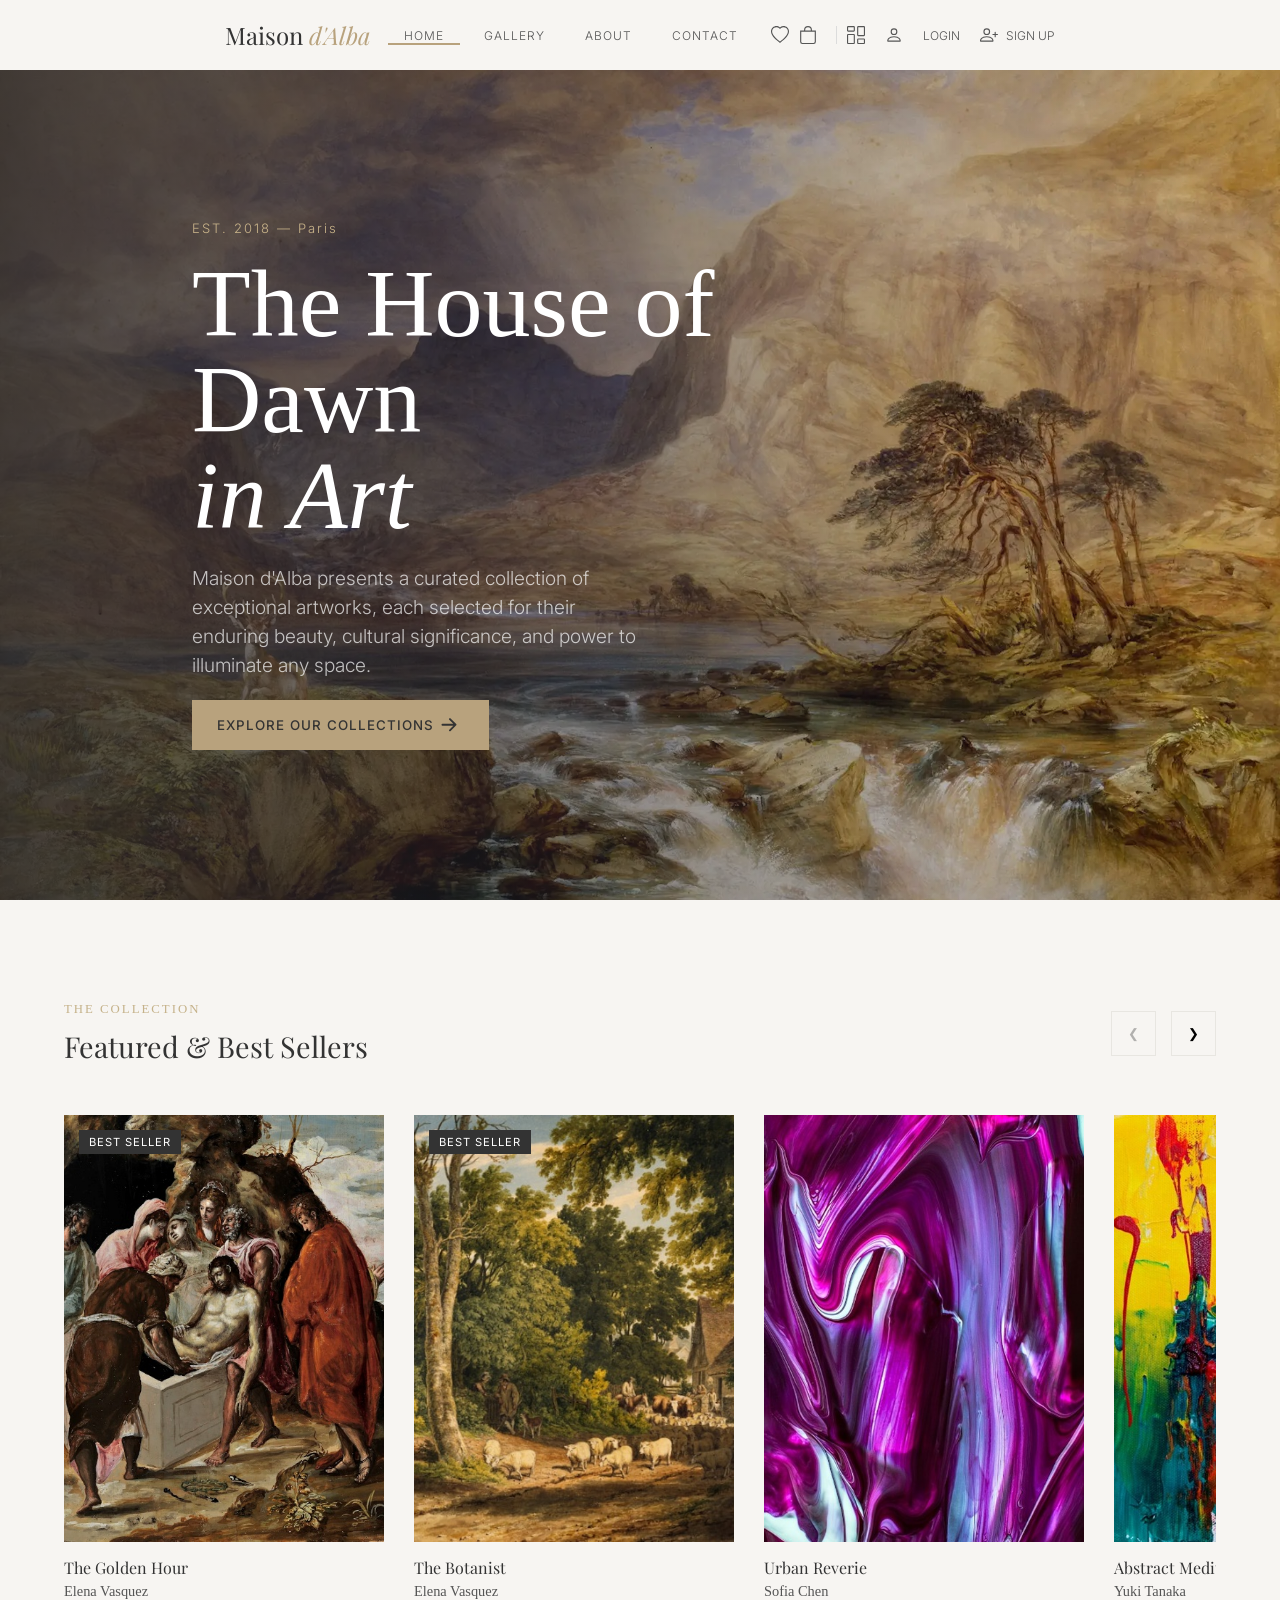
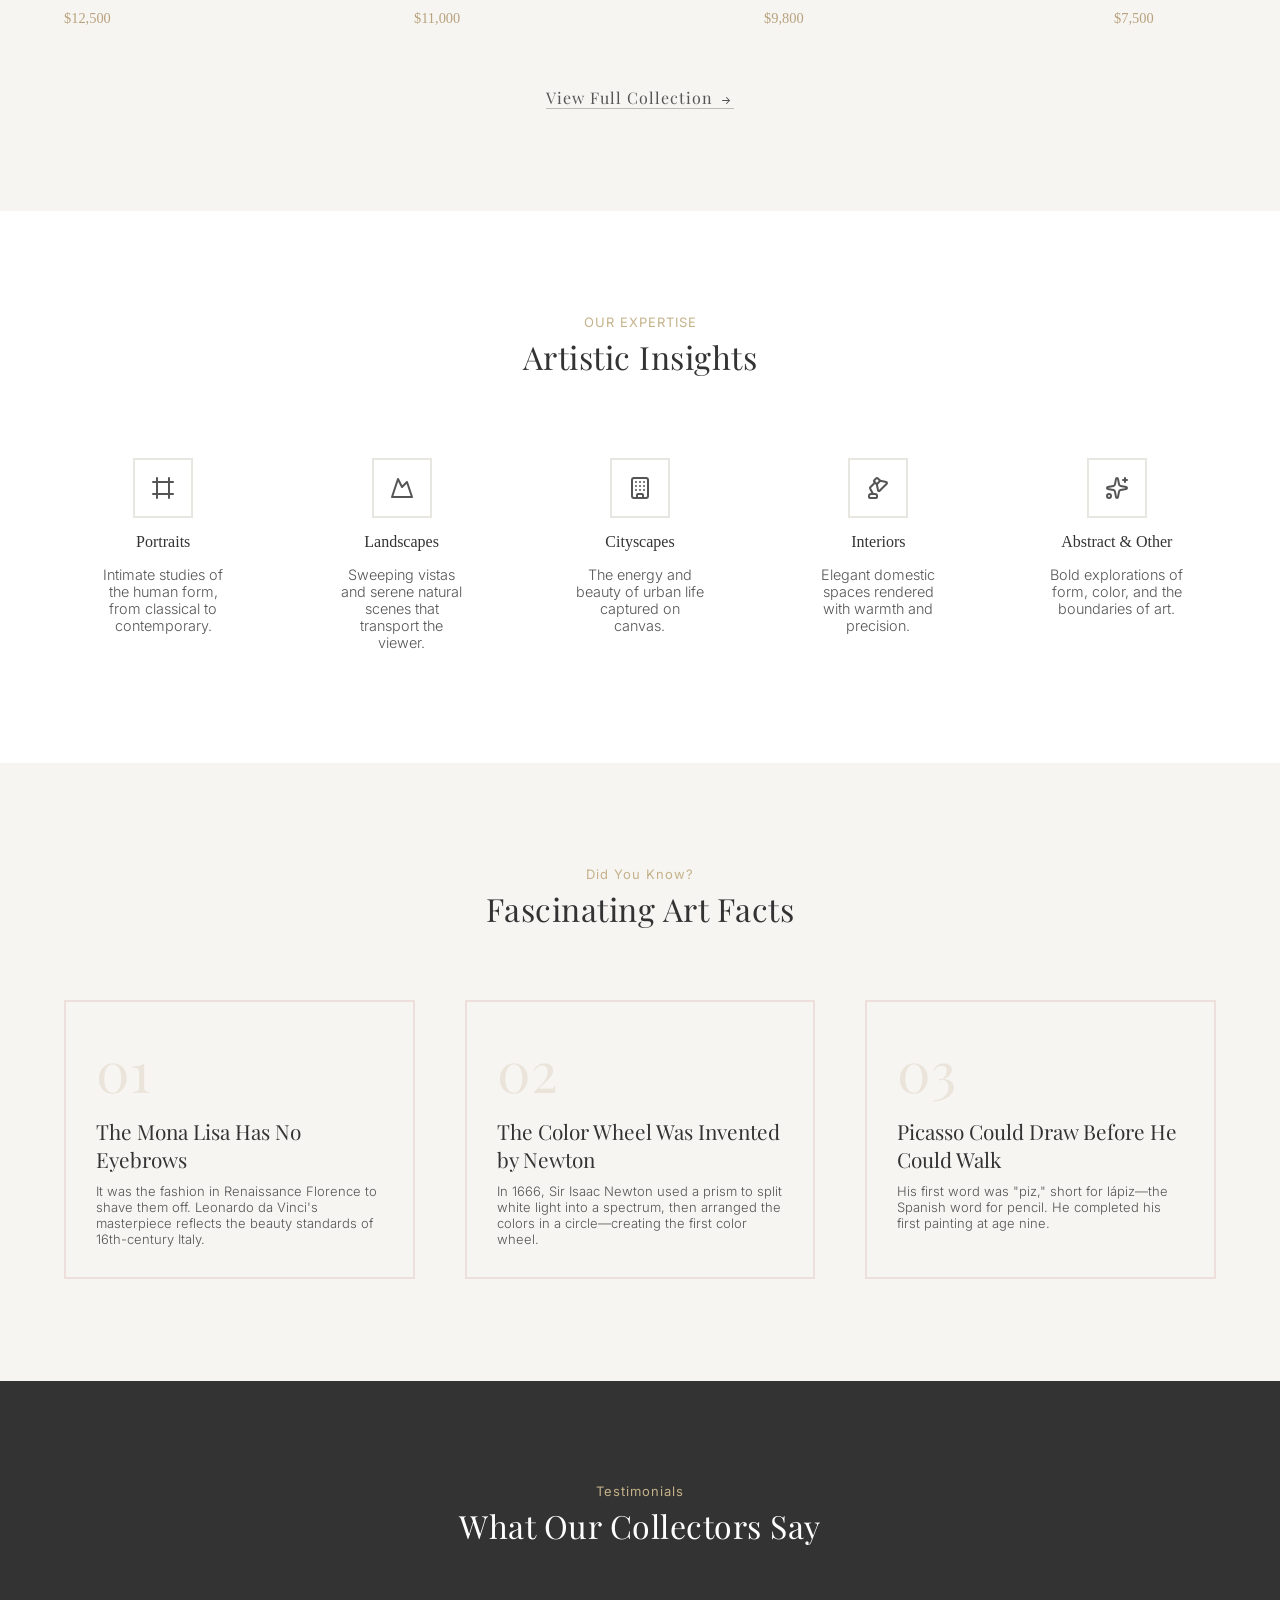
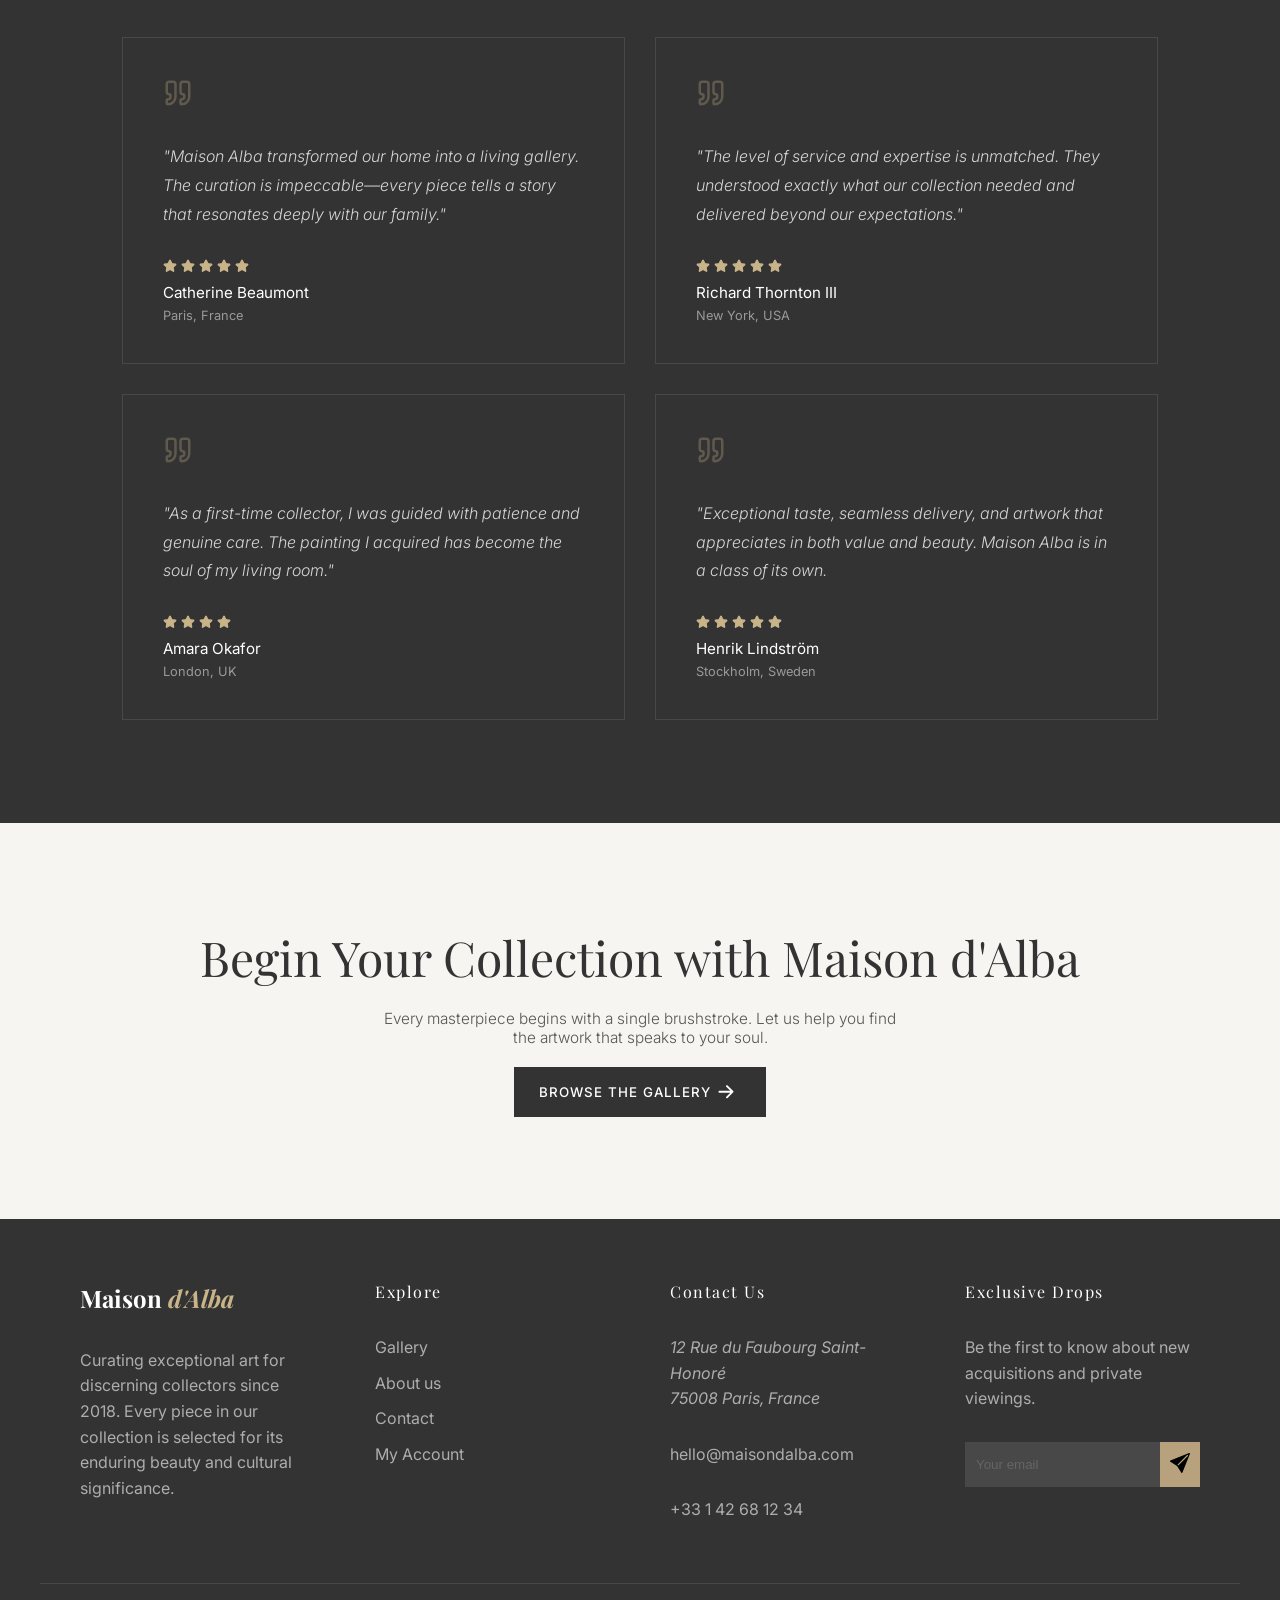
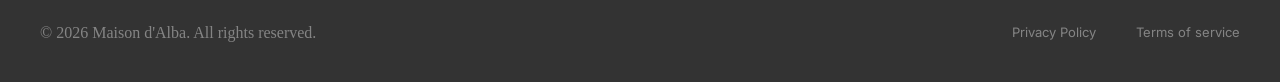
<file: main.html>
<!DOCTYPE html>
<html lang="en">
<head>
    <meta charset="UTF-8">
    <meta name="viewport" content="width=device-width, initial-scale=1.0">
    <title>Maison d'Alba</title>
    <link rel="preconnect" href="https://fonts.googleapis.com">
<link rel="preconnect" href="https://fonts.gstatic.com" crossorigin>
<link href="https://fonts.googleapis.com/css2?family=Cedarville+Cursive&family=Playfair+Display:ital,wght@0,400..900;1,400..900&display=swap" rel="stylesheet">

<link rel="preconnect" href="https://fonts.googleapis.com">
<link rel="preconnect" href="https://fonts.gstatic.com" crossorigin>
<link href="https://fonts.googleapis.com/css2?family=Cedarville+Cursive&family=Playfair+Display:ital,wght@1,400..900&display=swap" rel="stylesheet">

<link rel="preconnect" href="https://fonts.googleapis.com">
<link rel="preconnect" href="https://fonts.gstatic.com" crossorigin>
<link href="https://fonts.googleapis.com/css2?family=Cedarville+Cursive&family=Inter:ital,opsz,wght@0,14..32,100..900;1,14..32,100..900&family=Montserrat:ital,wght@0,201;1,201&family=Playfair+Display:ital,wght@0,400..900;1,400..900&display=swap" rel="stylesheet">

<link rel="preconnect" href="https://fonts.googleapis.com">
<link rel="preconnect" href="https://fonts.gstatic.com" crossorigin>
<link href="https://fonts.googleapis.com/css2?family=Cedarville+Cursive&family=Inter:ital,opsz,wght@0,14..32,100..900;1,14..32,100..900&family=Montserrat:ital,wght@0,201;1,201&family=Playfair+Display:ital,wght@0,400..900;1,400..900&display=swap" rel="stylesheet">

<link rel="stylesheet" href="./css/signup.css">
<link rel="stylesheet" href="./css/main.css">
</head>
<body>
    
    <nav id="main-nav">
      
            <p  id="logo" onclick="Home()">Maison <i>d'Alba</i></p>
            
        <ul id="center" class="nav">
          
            <li><a href="../maison d'alba/main.html">HOME</a></li>
            <li><a href="#">GALLERY</a></li>
            <li><a href="#">ABOUT</a></li>
            <li><a href="#">CONTACT</a></li>
        </ul>
        <div id="nav-indicator"></div>
       <ul id="right" class="nav">
        <ul class="nav-icons">
        <li class="nav-icon"><a href="#"><svg xmlns="http://www.w3.org/2000/svg" width="16" height="16" fill="currentColor" class="bi bi-heart" viewBox="0 0 16 16">
          <path d="m8 2.748-.717-.737C5.6.281 2.514.878 1.4 3.053c-.523 1.023-.641 2.5.314 4.385.92 1.815 2.834 3.989 6.286 6.357 3.452-2.368 5.365-4.542 6.286-6.357.955-1.886.838-3.362.314-4.385C13.486.878 10.4.28 8.717 2.01zM8 15C-7.333 4.868 3.279-3.04 7.824 1.143q.09.083.176.171a3 3 0 0 1 .176-.17C12.72-3.042 23.333 4.867 8 15"/>
        </svg></a></li>
        <li class="nav-icon divider"><a href="#"><svg xmlns="http://www.w3.org/2000/svg" width="16" height="16" fill="currentColor" class="bi bi-bag" viewBox="0 0 16 16">
          <path d="M8 1a2.5 2.5 0 0 1 2.5 2.5V4h-5v-.5A2.5 2.5 0 0 1 8 1m3.5 3v-.5a3.5 3.5 0 1 0-7 0V4H1v10a2 2 0 0 0 2 2h10a2 2 0 0 0 2-2V4zM2 5h12v9a1 1 0 0 1-1 1H3a1 1 0 0 1-1-1z"/>
        </svg></a></li>
        
        <li class="nav-icon"><a href="dashboard.html" title="Admin Dashboard"><svg xmlns="http://www.w3.org/2000/svg" width="16" height="16" fill="currentColor" class="bi bi-columns-gap" viewBox="0 0 16 16">
          <path d="M6 1v3H1V1zM1 0a1 1 0 0 0-1 1v3a1 1 0 0 0 1 1h5a1 1 0 0 0 1-1V1a1 1 0 0 0-1-1zm14 12v3h-5v-3zm-5-1a1 1 0 0 0-1 1v3a1 1 0 0 0 1 1h5a1 1 0 0 0 1-1v-3a1 1 0 0 0-1-1zM6 8v7H1V8zM1 7a1 1 0 0 0-1 1v7a1 1 0 0 0 1 1h5a1 1 0 0 0 1-1V8a1 1 0 0 0-1-1zm14-6v7h-5V1zm-5-1a1 1 0 0 0-1 1v7a1 1 0 0 0 1 1h5a1 1 0 0 0 1-1V1a1 1 0 0 0-1-1z"/>
        </svg></a></li>
      </ul>
        <li class="nav-icon"><a href="#"><svg xmlns="http://www.w3.org/2000/svg" width="16" height="16" fill="currentColor" class="bi bi-person" viewBox="0 0 16 16">
            <path d="M8 8a3 3 0 1 0 0-6 3 3 0 0 0 0 6m2-3a2 2 0 1 1-4 0 2 2 0 0 1 4 0m4 8c0 1-1 1-1 1H3s-1 0-1-1 1-4 6-4 6 3 6 4m-1-.004c-.001-.246-.154-.986-.832-1.664C11.516 10.68 10.289 10 8 10s-3.516.68-4.168 1.332c-.678.678-.83 1.418-.832 1.664z"/>
          </svg></a></li>

          <li><a href="#">LOGIN</a></li>
        <li><a href="./signup.html" target="_self"><svg xmlns="http://www.w3.org/2000/svg" width="16" height="16" fill="currentColor" class="bi bi-person-plus" viewBox="0 0 16 16">
            <path d="M6 8a3 3 0 1 0 0-6 3 3 0 0 0 0 6m2-3a2 2 0 1 1-4 0 2 2 0 0 1 4 0m4 8c0 1-1 1-1 1H1s-1 0-1-1 1-4 6-4 6 3 6 4m-1-.004c-.001-.246-.154-.986-.832-1.664C9.516 10.68 8.289 10 6 10s-3.516.68-4.168 1.332c-.678.678-.83 1.418-.832 1.664z"/>
            <path fill-rule="evenodd" d="M13.5 5a.5.5 0 0 1 .5.5V7h1.5a.5.5 0 0 1 0 1H14v1.5a.5.5 0 0 1-1 0V8h-1.5a.5.5 0 0 1 0-1H13V5.5a.5.5 0 0 1 .5-.5"/>
          </svg>SIGN UP</a></li>
        </ul>
          <svg id="list" xmlns="http://www.w3.org/2000/svg" width="32" height="26" fill="currentColor" class="bi bi-list" viewBox="0 0 16 16">
            <path fill-rule="evenodd" d="M2.5 12a.5.5 0 0 1 .5-.5h10a.5.5 0 0 1 0 1H3a.5.5 0 0 1-.5-.5m0-4a.5.5 0 0 1 .5-.5h10a.5.5 0 0 1 0 1H3a.5.5 0 0 1-.5-.5m0-4a.5.5 0 0 1 .5-.5h10a.5.5 0 0 1 0 1H3a.5.5 0 0 1-.5-.5"/>
          </svg>
       
    </nav>
<!--downlist -->
<nav id="sec-nav">
  <ul id="ul1">
    <li><a href="../maison d'alba/main.html">HOME</a></li>
    <li><a href="#">GALLERY</a></li>
    <li><a href="#">ABOUT</a></li>
    <li><a href="#">CONTACT</a></li>
  </ul>
  <hr style="border: 0; border-top: 1px solid #eee; margin: 10px 0;">
  <ul id="ul2">
    <li class="icon-adjust">
      <a href="#">
        <svg xmlns="http://www.w3.org/2000/svg" width="16" height="16" fill="currentColor" class="bi bi-bag" viewBox="0 0 16 16">
          <path d="M8 1a2.5 2.5 0 0 1 2.5 2.5V4h-5v-.5A2.5 2.5 0 0 1 8 1m3.5 3v-.5a3.5 3.5 0 1 0-7 0V4H1v10a2 2 0 0 0 2 2h10a2 2 0 0 0 2-2V4zM2 5h12v9a1 1 0 0 1-1 1H3a1 1 0 0 1-1-1z"/>
        </svg>
        CART
      </a>
    </li>
    <li class="icon-adjust">
      <a href="#">
        <svg xmlns="http://www.w3.org/2000/svg" width="16" height="16" fill="currentColor" class="bi bi-heart" viewBox="0 0 16 16">
          <path d="m8 2.748-.717-.737C5.6.281 2.514.878 1.4 3.053c-.523 1.023-.641 2.5.314 4.385.92 1.815 2.834 3.989 6.286 6.357 3.452-2.368 5.365-4.542 6.286-6.357.955-1.886.838-3.362.314-4.385C13.486.878 10.4.28 8.717 2.01zM8 15C-7.333 4.868 3.279-3.04 7.824 1.143q.09.083.176.171a3 3 0 0 1 .176-.17C12.72-3.042 23.333 4.867 8 15"/>
        </svg>
        WISHLIST
      </a>
    </li>

    <li class="icon-adjust">
      <a href="#">
        <svg xmlns="http://www.w3.org/2000/svg" width="16" height="16" fill="currentColor" class="bi bi-columns-gap" viewBox="0 0 16 16">
          <path d="M6 1v3H1V1zM1 0a1 1 0 0 0-1 1v3a1 1 0 0 0 1 1h5a1 1 0 0 0 1-1V1a1 1 0 0 0-1-1zm14 12v3h-5v-3zm-5-1a1 1 0 0 0-1 1v3a1 1 0 0 0 1 1h5a1 1 0 0 0 1-1v-3a1 1 0 0 0-1-1zM6 8v7H1V8zM1 7a1 1 0 0 0-1 1v7a1 1 0 0 0 1 1h5a1 1 0 0 0 1-1V8a1 1 0 0 0-1-1zm14-6v7h-5V1zm-5-1a1 1 0 0 0-1 1v7a1 1 0 0 0 1 1h5a1 1 0 0 0 1-1V1a1 1 0 0 0-1-1z"/>
        </svg>
        ADMIN
      </a>
    </li>

    <li class="icon-adjust">
      <a href="#">
        <svg xmlns="http://www.w3.org/2000/svg" width="16" height="16" fill="currentColor" class="bi bi-person" viewBox="0 0 16 16">
          <path d="M8 8a3 3 0 1 0 0-6 3 3 0 0 0 0 6m2-3a2 2 0 1 1-4 0 2 2 0 0 1 4 0m4 8c0 1-1 1-1 1H3s-1 0-1-1 1-4 6-4 6 3 6 4m-1-.004c-.001-.246-.154-.986-.832-1.664C11.516 10.68 10.289 10 8 10s-3.516.68-4.168 1.332c-.678.678-.83 1.418-.832 1.664z"/>
        </svg>
        LOGIN
      </a>
    </li>
    <li class="icon-adjust">
      <a href="./signup.html">
        <svg xmlns="http://www.w3.org/2000/svg" width="16" height="16" fill="currentColor" class="bi bi-person-plus" viewBox="0 0 16 16">
          <path d="M12.5 16a3.5 3.5 0 1 0 0-7 3.5 3.5 0 0 0 0 7m.5-5v1h1a.5.5 0 0 1 0 1h-1v1a.5.5 0 0 1-1 0v-1h-1a.5.5 0 0 1 0-1h1v-1a.5.5 0 0 1 1 0m-2-6a3 3 0 1 1-6 0 3 3 0 0 1 6 0"/>
          <path d="M2 13c0 1 1 1 1 1h5.256A4.5 4.5 0 0 1 8 12.5a4.5 4.5 0 0 1 1.544-3.393Q8.844 9.002 8 9c-5 0-6 3-6 4"/>
        </svg>
        SIGN UP
      </a>
    </li>
  </ul>
</nav>
<!--background-->
    <div id="bg">
        <div id="mask">
    <div id="para">
      <p id="est">EST. 2018 — Paris</p>
      <p id="title">The House of <br>Dawn<br>
        <i>in Art</i></p>
       <p id="desc">Maison d'Alba presents a curated collection of exceptional artworks, each selected for their enduring beauty, cultural significance, and power to illuminate any space.</p>
       <button type="button" id="explore">EXPLORE OUR COLLECTIONS<svg xmlns="http://www.w3.org/2000/svg" width="30" height="26" fill="currentColor" class="bi bi-arrow-right-short" viewBox="0 0 16 11">
        <path fill-rule="evenodd" d="M4 8a.5.5 0 0 1 .5-.5h5.793L8.146 5.354a.5.5 0 1 1 .708-.708l3 3a.5.5 0 0 1 0 .708l-3 3a.5.5 0 0 1-.708-.708L10.293 8.5H4.5A.5.5 0 0 1 4 8"/>
      </svg></button>
    </div>
    </div>
    </div>

<!--collection-->
    <section id="collection">
      <div class="container">
    
        <!-- Top Row -->
        <div class="collection-top">
          <div class="headings">
            <p class="subtitle">THE COLLECTION</p>
            <h2 class="title">Featured & Best Sellers</h2>
          </div>
    
          <div class="buttons">
            <button class="nav-btn" id="btnPrev">&#10094;</button>
            <button class="nav-btn" id="btnNext">&#10095;</button>
          </div>
        </div>
    
        <!-- Cards -->
         
        <div class="cards">
    
          <div class="card">
            <div class="card-img">
              <img src="assets/images/portraits/img1.jpeg" alt="The Golden Hour">
              <span class="badge">BEST SELLER</span>
            </div>
            <div class="card-info">
              <p class="art-title">The Golden Hour</p>
              <p class="artist">Elena Vasquez</p>
              <p class="price">$12,500</p>
            </div>
          </div>
    
        <div class="card">
            <div class="card-img">
              <img src="assets/images/portraits/img2.jpeg" alt="The Botanist">
              <span class="badge">BEST SELLER</span>
            </div>
            <div class="card-info">
              <p class="art-title">The Botanist</p>
              <p class="artist">Elena Vasquez</p>
              <p class="price">$11,000</p>
            </div>
          </div>
    
          <div class="card">
            <div class="card-img">
              <img src="assets/images/portraits/img6.jpg" alt="Urban Reverie">
            </div>
            <div class="card-info">
              <p class="art-title">Urban Reverie</p>
              <p class="artist">Sofia Chen</p>
              <p class="price">$9,800</p>
            </div>
          </div>
    
          <div class="card">
            <div class="card-img">
              <img src="assets/images/portraits/img7.jpg" alt="Abstract Meditation">
            </div>
            <div class="card-info">
              <p class="art-title">Abstract Meditation</p>
              <p class="artist">Yuki Tanaka</p>
              <p class="price">$7,500</p>
            </div>
          </div>

         
          <div class="card">
            <div class="card-img">
              <img src="assets/images/portraits/img3.jpeg" alt="Solitary Figure">
            </div>
            <div class="card-info">
              <p class="art-title">Solitary Figure</p>
              <p class="artist">James Whitfield</p>
              <p class="price">$15,500</p>
            </div>
          </div>

          <div class="card">
            <div class="card-img">
              <img src="assets/images/portraits/img4.png" alt="Reading Room">
              <span class="badge">BEST SELLER</span>
            </div>
            <div class="card-info">
              <p class="art-title">Reading Room</p>
              <p class="artist">Marcus Bellini</p>
              <p class="price">$14,200</p>
            </div>
          </div>

          <div class="card">
            <div class="card-img">
              <img src="assets/images/portraits/img8.png" alt="Venetian Morning">
              <span class="badge">BEST SELLER</span>
            </div>
            <div class="card-info">
              <p class="art-title">Venetian Morning</p>
              <p class="artist">Marcus Bellini</p>
              <p class="price">$16,800</p>
            </div>
          </div>

          <div class="card">
            <div class="card-img">
              <img src="assets/images/signUp.jpg" alt="Provencal Fields">
              <span class="badge">BEST SELLER</span>
            </div>
            <div class="card-info">
              <p class="art-title">Provencal Fields</p>
              <p class="artist">Sofia Chen</p>
              <p class="price">$8,900</p>
            </div>
          </div>
    
        </div> 
      </div>

      <div id="view-more">
        <p><a href="#">View Full Collection</a><svg xmlns="http://www.w3.org/2000/svg" width="16" height="16" fill="currentColor" class="bi bi-arrow-right-short" viewBox="0 0 16 11">
          <path fill-rule="evenodd" d="M4 8a.5.5 0 0 1 .5-.5h5.793L8.146 5.354a.5.5 0 1 1 .708-.708l3 3a.5.5 0 0 1 0 .708l-3 3a.5.5 0 0 1-.708-.708L10.293 8.5H4.5A.5.5 0 0 1 4 8"/>
        </svg></p>
      </div>
    </section>

<!--Expertise-->
    <section id="expertise">
      <div class="exp-container">
        <!--top headings-->
        <div id="exp-headings">
          <p id="exp-subtitle">OUR EXPERTISE</p>
          <p id="exp-title">Artistic Insights</p>
        </div>

        <div id="icons">

          <div id="portraits" class="icon">
           <div class="icon-border"> <svg xmlns="http://www.w3.org/2000/svg" width="24" height="24" viewBox="0 0 24 24" fill="none" stroke="currentColor" stroke-width="2" stroke-linecap="round" stroke-linejoin="round" class="lucide lucide-frame-icon lucide-frame"><line x1="22" x2="2" y1="6" y2="6"/><line x1="22" x2="2" y1="18" y2="18"/><line x1="6" x2="6" y1="2" y2="22"/><line x1="18" x2="18" y1="2" y2="22"/></svg></div> 
            <p class="icon-name">Portraits</p>
            <p class="icon-disc">Intimate studies of the human form, from classical to contemporary.</p>
          </div>

        
          <div id="landscapes" class="icon">
            <div class="icon-border"><svg xmlns="http://www.w3.org/2000/svg" width="24" height="24" viewBox="0 0 24 24" fill="none" stroke="currentColor" stroke-width="2" stroke-linecap="round" stroke-linejoin="round" class="lucide lucide-mountain-icon lucide-mountain"><path d="m8 3 4 8 5-5 5 15H2L8 3z"/></svg></div>
            <p class="icon-name">Landscapes</p>
            <p class="icon-disc">Sweeping vistas and serene natural scenes that transport the viewer.</p>
         
           </div>

        
          <div id="cityscapes" class="icon">
            <div class="icon-border"><svg xmlns="http://www.w3.org/2000/svg" width="24" height="24" viewBox="0 0 24 24" fill="none" stroke="currentColor" stroke-width="2" stroke-linecap="round" stroke-linejoin="round" class="lucide lucide-building-icon lucide-building"><path d="M12 10h.01"/><path d="M12 14h.01"/><path d="M12 6h.01"/><path d="M16 10h.01"/><path d="M16 14h.01"/><path d="M16 6h.01"/><path d="M8 10h.01"/><path d="M8 14h.01"/><path d="M8 6h.01"/><path d="M9 22v-3a1 1 0 0 1 1-1h4a1 1 0 0 1 1 1v3"/><rect x="4" y="2" width="16" height="20" rx="2"/></svg></div>
            <p class="icon-name">Cityscapes</p>
            <p class="icon-disc">The energy and beauty of urban life captured on canvas.</p>
          </div>

          
          <div id="interiors" class="icon">
            <div class="icon-border"><svg xmlns="http://www.w3.org/2000/svg" width="24" height="24" viewBox="0 0 24 24" fill="none" stroke="currentColor" stroke-width="2" stroke-linecap="round" stroke-linejoin="round" class="lucide lucide-lamp-desk-icon lucide-lamp-desk"><path d="M10.293 2.293a1 1 0 0 1 1.414 0l2.5 2.5 5.994 1.227a1 1 0 0 1 .506 1.687l-7 7a1 1 0 0 1-1.687-.506l-1.227-5.994-2.5-2.5a1 1 0 0 1 0-1.414z"/><path d="m14.207 4.793-3.414 3.414"/><path d="M3 20a2 2 0 0 1 2-2h4a2 2 0 0 1 2 2v1a1 1 0 0 1-1 1H4a1 1 0 0 1-1-1z"/><path d="m9.086 6.5-4.793 4.793a1 1 0 0 0-.18 1.17L7 18"/></svg></div>
            <p class="icon-name">Interiors</p>
            <p class="icon-disc">Elegant domestic spaces rendered with warmth and precision.</p>
          </div>

          
          <div id="abstract" class="icon">
            <div class="icon-border"> <svg xmlns="http://www.w3.org/2000/svg" width="24" height="24" viewBox="0 0 24 24" fill="none" stroke="currentColor" stroke-width="2" stroke-linecap="round" stroke-linejoin="round" class="lucide lucide-sparkles-icon lucide-sparkles"><path d="M11.017 2.814a1 1 0 0 1 1.966 0l1.051 5.558a2 2 0 0 0 1.594 1.594l5.558 1.051a1 1 0 0 1 0 1.966l-5.558 1.051a2 2 0 0 0-1.594 1.594l-1.051 5.558a1 1 0 0 1-1.966 0l-1.051-5.558a2 2 0 0 0-1.594-1.594l-5.558-1.051a1 1 0 0 1 0-1.966l5.558-1.051a2 2 0 0 0 1.594-1.594z"/><path d="M20 2v4"/><path d="M22 4h-4"/><circle cx="4" cy="20" r="2"/></svg></div>
            <p class="icon-name">Abstract & Other</p>
            <p class="icon-disc">Bold explorations of form, color, and the boundaries of art.</p>
          </div>


        </div>
      </div>
    </section>

<!--Art facts-->
<section id="art-facts">
  <div class="facts-container">
    <!--top headings-->
    <div id="facts-headings">
      <p id="facts-subtitle">Did You Know?</p>
      <p id="facts-title">Fascinating Art Facts</p>
    </div>
    <div id="facts">

      <div  class="fact-card">
        <p class="number">01</p> 
        <p class="fact">The Mona Lisa Has No Eyebrows</p>
        <p class="fact-disc">It was the fashion in Renaissance Florence to shave them off. Leonardo da Vinci's masterpiece reflects the beauty standards of 16th-century Italy.</p>
      </div>

    
      <div  class="fact-card">
        <p class="number">02</p> 
        <p class="fact">The Color Wheel Was Invented by Newton</p>
        <p class="fact-disc">In 1666, Sir Isaac Newton used a prism to split white light into a spectrum, then arranged the colors in a circle—creating the first color wheel.</p>
      </div>

    
      <div  class="fact-card">
        <p class="number">03</p> 
        <p class="fact">Picasso Could Draw Before He Could Walk</p>
        <p class="fact-disc">His first word was "piz," short for lápiz—the Spanish word for pencil. He completed his first painting at age nine.</p>
      </div>

      </div>
</section>

<!--testimonials-->
<section id="testimonials">
  <div class="testimonials-container">
    <!--top headings-->
    <div id="testimonials-headings">
      <p id="testimonials-subtitle">Testimonials</p>
      <p id="testimonials-title">What Our Collectors Say</p>
    </div>
    <div id="testimonials-cards">

      <div  class="testimonials-card">
        <div class="comma"><svg xmlns="http://www.w3.org/2000/svg" width="30" height="30" viewBox="0 0 24 24" fill="none" stroke="currentColor" stroke-width="2" stroke-linecap="round" stroke-linejoin="round" class="lucide lucide-quote-icon lucide-quote"><path d="M16 3a2 2 0 0 0-2 2v6a2 2 0 0 0 2 2 1 1 0 0 1 1 1v1a2 2 0 0 1-2 2 1 1 0 0 0-1 1v2a1 1 0 0 0 1 1 6 6 0 0 0 6-6V5a2 2 0 0 0-2-2z"/><path d="M5 3a2 2 0 0 0-2 2v6a2 2 0 0 0 2 2 1 1 0 0 1 1 1v1a2 2 0 0 1-2 2 1 1 0 0 0-1 1v2a1 1 0 0 0 1 1 6 6 0 0 0 6-6V5a2 2 0 0 0-2-2z"/></svg></div> 
        <p class="test"><i>"Maison Alba transformed our home into a living gallery. The curation is impeccable—every piece tells a story that resonates deeply with our family."</i></p>
        <div class="rating">
          <div class="stars"><svg xmlns="http://www.w3.org/2000/svg" width="24" height="24" viewBox="0 0 24 24" fill="currentColor" stroke="currentColor" stroke-width="2" stroke-linecap="round" stroke-linejoin="round" class="lucide lucide-star-icon lucide-star"><path d="M11.525 2.295a.53.53 0 0 1 .95 0l2.31 4.679a2.123 2.123 0 0 0 1.595 1.16l5.166.756a.53.53 0 0 1 .294.904l-3.736 3.638a2.123 2.123 0 0 0-.611 1.878l.882 5.14a.53.53 0 0 1-.771.56l-4.618-2.428a2.122 2.122 0 0 0-1.973 0L6.396 21.01a.53.53 0 0 1-.77-.56l.881-5.139a2.122 2.122 0 0 0-.611-1.879L2.16 9.795a.53.53 0 0 1 .294-.906l5.165-.755a2.122 2.122 0 0 0 1.597-1.16z"/></svg>
            <svg xmlns="http://www.w3.org/2000/svg" width="24" height="24" viewBox="0 0 24 24" fill="currentColor" stroke="currentColor" stroke-width="2" stroke-linecap="round" stroke-linejoin="round" class="lucide lucide-star-icon lucide-star"><path d="M11.525 2.295a.53.53 0 0 1 .95 0l2.31 4.679a2.123 2.123 0 0 0 1.595 1.16l5.166.756a.53.53 0 0 1 .294.904l-3.736 3.638a2.123 2.123 0 0 0-.611 1.878l.882 5.14a.53.53 0 0 1-.771.56l-4.618-2.428a2.122 2.122 0 0 0-1.973 0L6.396 21.01a.53.53 0 0 1-.77-.56l.881-5.139a2.122 2.122 0 0 0-.611-1.879L2.16 9.795a.53.53 0 0 1 .294-.906l5.165-.755a2.122 2.122 0 0 0 1.597-1.16z"/></svg>
            <svg xmlns="http://www.w3.org/2000/svg" width="24" height="24" viewBox="0 0 24 24" fill="currentColor" stroke="currentColor" stroke-width="2" stroke-linecap="round" stroke-linejoin="round" class="lucide lucide-star-icon lucide-star"><path d="M11.525 2.295a.53.53 0 0 1 .95 0l2.31 4.679a2.123 2.123 0 0 0 1.595 1.16l5.166.756a.53.53 0 0 1 .294.904l-3.736 3.638a2.123 2.123 0 0 0-.611 1.878l.882 5.14a.53.53 0 0 1-.771.56l-4.618-2.428a2.122 2.122 0 0 0-1.973 0L6.396 21.01a.53.53 0 0 1-.77-.56l.881-5.139a2.122 2.122 0 0 0-.611-1.879L2.16 9.795a.53.53 0 0 1 .294-.906l5.165-.755a2.122 2.122 0 0 0 1.597-1.16z"/></svg>
            <svg xmlns="http://www.w3.org/2000/svg" width="24" height="24" viewBox="0 0 24 24" fill="currentColor" stroke="currentColor" stroke-width="2" stroke-linecap="round" stroke-linejoin="round" class="lucide lucide-star-icon lucide-star"><path d="M11.525 2.295a.53.53 0 0 1 .95 0l2.31 4.679a2.123 2.123 0 0 0 1.595 1.16l5.166.756a.53.53 0 0 1 .294.904l-3.736 3.638a2.123 2.123 0 0 0-.611 1.878l.882 5.14a.53.53 0 0 1-.771.56l-4.618-2.428a2.122 2.122 0 0 0-1.973 0L6.396 21.01a.53.53 0 0 1-.77-.56l.881-5.139a2.122 2.122 0 0 0-.611-1.879L2.16 9.795a.53.53 0 0 1 .294-.906l5.165-.755a2.122 2.122 0 0 0 1.597-1.16z"/></svg>
            <svg xmlns="http://www.w3.org/2000/svg" width="24" height="24" viewBox="0 0 24 24" fill="currentColor" stroke="currentColor" stroke-width="2" stroke-linecap="round" stroke-linejoin="round" class="lucide lucide-star-icon lucide-star"><path d="M11.525 2.295a.53.53 0 0 1 .95 0l2.31 4.679a2.123 2.123 0 0 0 1.595 1.16l5.166.756a.53.53 0 0 1 .294.904l-3.736 3.638a2.123 2.123 0 0 0-.611 1.878l.882 5.14a.53.53 0 0 1-.771.56l-4.618-2.428a2.122 2.122 0 0 0-1.973 0L6.396 21.01a.53.53 0 0 1-.77-.56l.881-5.139a2.122 2.122 0 0 0-.611-1.879L2.16 9.795a.53.53 0 0 1 .294-.906l5.165-.755a2.122 2.122 0 0 0 1.597-1.16z"/></svg>
          </div>
          <p class="test-name">Catherine Beaumont</p>
          <p class="test-country">Paris, France</p>
        </div>
        </div>

        <div  class="testimonials-card">
          <div class="comma"><svg xmlns="http://www.w3.org/2000/svg" width="30" height="30" viewBox="0 0 24 24" fill="none" stroke="currentColor" stroke-width="2" stroke-linecap="round" stroke-linejoin="round" class="lucide lucide-quote-icon lucide-quote"><path d="M16 3a2 2 0 0 0-2 2v6a2 2 0 0 0 2 2 1 1 0 0 1 1 1v1a2 2 0 0 1-2 2 1 1 0 0 0-1 1v2a1 1 0 0 0 1 1 6 6 0 0 0 6-6V5a2 2 0 0 0-2-2z"/><path d="M5 3a2 2 0 0 0-2 2v6a2 2 0 0 0 2 2 1 1 0 0 1 1 1v1a2 2 0 0 1-2 2 1 1 0 0 0-1 1v2a1 1 0 0 0 1 1 6 6 0 0 0 6-6V5a2 2 0 0 0-2-2z"/></svg></div> 
          <p class="test"><i>"The level of service and expertise is unmatched. They understood exactly what our collection needed and delivered beyond our expectations."</i></p>
          <div class="rating">
            <div class="stars"><svg xmlns="http://www.w3.org/2000/svg" width="24" height="24" viewBox="0 0 24 24" fill="currentColor" stroke="currentColor" stroke-width="2" stroke-linecap="round" stroke-linejoin="round" class="lucide lucide-star-icon lucide-star"><path d="M11.525 2.295a.53.53 0 0 1 .95 0l2.31 4.679a2.123 2.123 0 0 0 1.595 1.16l5.166.756a.53.53 0 0 1 .294.904l-3.736 3.638a2.123 2.123 0 0 0-.611 1.878l.882 5.14a.53.53 0 0 1-.771.56l-4.618-2.428a2.122 2.122 0 0 0-1.973 0L6.396 21.01a.53.53 0 0 1-.77-.56l.881-5.139a2.122 2.122 0 0 0-.611-1.879L2.16 9.795a.53.53 0 0 1 .294-.906l5.165-.755a2.122 2.122 0 0 0 1.597-1.16z"/></svg>
              <svg xmlns="http://www.w3.org/2000/svg" width="24" height="24" viewBox="0 0 24 24" fill="currentColor" stroke="currentColor" stroke-width="2" stroke-linecap="round" stroke-linejoin="round" class="lucide lucide-star-icon lucide-star"><path d="M11.525 2.295a.53.53 0 0 1 .95 0l2.31 4.679a2.123 2.123 0 0 0 1.595 1.16l5.166.756a.53.53 0 0 1 .294.904l-3.736 3.638a2.123 2.123 0 0 0-.611 1.878l.882 5.14a.53.53 0 0 1-.771.56l-4.618-2.428a2.122 2.122 0 0 0-1.973 0L6.396 21.01a.53.53 0 0 1-.77-.56l.881-5.139a2.122 2.122 0 0 0-.611-1.879L2.16 9.795a.53.53 0 0 1 .294-.906l5.165-.755a2.122 2.122 0 0 0 1.597-1.16z"/></svg>
              <svg xmlns="http://www.w3.org/2000/svg" width="24" height="24" viewBox="0 0 24 24" fill="currentColor" stroke="currentColor" stroke-width="2" stroke-linecap="round" stroke-linejoin="round" class="lucide lucide-star-icon lucide-star"><path d="M11.525 2.295a.53.53 0 0 1 .95 0l2.31 4.679a2.123 2.123 0 0 0 1.595 1.16l5.166.756a.53.53 0 0 1 .294.904l-3.736 3.638a2.123 2.123 0 0 0-.611 1.878l.882 5.14a.53.53 0 0 1-.771.56l-4.618-2.428a2.122 2.122 0 0 0-1.973 0L6.396 21.01a.53.53 0 0 1-.77-.56l.881-5.139a2.122 2.122 0 0 0-.611-1.879L2.16 9.795a.53.53 0 0 1 .294-.906l5.165-.755a2.122 2.122 0 0 0 1.597-1.16z"/></svg>
              <svg xmlns="http://www.w3.org/2000/svg" width="24" height="24" viewBox="0 0 24 24" fill="currentColor" stroke="currentColor" stroke-width="2" stroke-linecap="round" stroke-linejoin="round" class="lucide lucide-star-icon lucide-star"><path d="M11.525 2.295a.53.53 0 0 1 .95 0l2.31 4.679a2.123 2.123 0 0 0 1.595 1.16l5.166.756a.53.53 0 0 1 .294.904l-3.736 3.638a2.123 2.123 0 0 0-.611 1.878l.882 5.14a.53.53 0 0 1-.771.56l-4.618-2.428a2.122 2.122 0 0 0-1.973 0L6.396 21.01a.53.53 0 0 1-.77-.56l.881-5.139a2.122 2.122 0 0 0-.611-1.879L2.16 9.795a.53.53 0 0 1 .294-.906l5.165-.755a2.122 2.122 0 0 0 1.597-1.16z"/></svg>
              <svg xmlns="http://www.w3.org/2000/svg" width="24" height="24" viewBox="0 0 24 24" fill="currentColor" stroke="currentColor" stroke-width="2" stroke-linecap="round" stroke-linejoin="round" class="lucide lucide-star-icon lucide-star"><path d="M11.525 2.295a.53.53 0 0 1 .95 0l2.31 4.679a2.123 2.123 0 0 0 1.595 1.16l5.166.756a.53.53 0 0 1 .294.904l-3.736 3.638a2.123 2.123 0 0 0-.611 1.878l.882 5.14a.53.53 0 0 1-.771.56l-4.618-2.428a2.122 2.122 0 0 0-1.973 0L6.396 21.01a.53.53 0 0 1-.77-.56l.881-5.139a2.122 2.122 0 0 0-.611-1.879L2.16 9.795a.53.53 0 0 1 .294-.906l5.165-.755a2.122 2.122 0 0 0 1.597-1.16z"/></svg>
            </div>
            <p class="test-name">Richard Thornton III</p>
            <p class="test-country">New York, USA</p>
          </div>
          </div>

          <div  class="testimonials-card">
            <div class="comma"><svg xmlns="http://www.w3.org/2000/svg" width="30" height="30" viewBox="0 0 24 24" fill="none" stroke="currentColor" stroke-width="2" stroke-linecap="round" stroke-linejoin="round" class="lucide lucide-quote-icon lucide-quote"><path d="M16 3a2 2 0 0 0-2 2v6a2 2 0 0 0 2 2 1 1 0 0 1 1 1v1a2 2 0 0 1-2 2 1 1 0 0 0-1 1v2a1 1 0 0 0 1 1 6 6 0 0 0 6-6V5a2 2 0 0 0-2-2z"/><path d="M5 3a2 2 0 0 0-2 2v6a2 2 0 0 0 2 2 1 1 0 0 1 1 1v1a2 2 0 0 1-2 2 1 1 0 0 0-1 1v2a1 1 0 0 0 1 1 6 6 0 0 0 6-6V5a2 2 0 0 0-2-2z"/></svg></div> 
            <p class="test"><i>"As a first-time collector, I was guided with patience and genuine care. The painting I acquired has become the soul of my living room."</i></p>
            <div class="rating">
              <div class="stars"><svg xmlns="http://www.w3.org/2000/svg" width="24" height="24" viewBox="0 0 24 24" fill="currentColor" stroke="currentColor" stroke-width="2" stroke-linecap="round" stroke-linejoin="round" class="lucide lucide-star-icon lucide-star"><path d="M11.525 2.295a.53.53 0 0 1 .95 0l2.31 4.679a2.123 2.123 0 0 0 1.595 1.16l5.166.756a.53.53 0 0 1 .294.904l-3.736 3.638a2.123 2.123 0 0 0-.611 1.878l.882 5.14a.53.53 0 0 1-.771.56l-4.618-2.428a2.122 2.122 0 0 0-1.973 0L6.396 21.01a.53.53 0 0 1-.77-.56l.881-5.139a2.122 2.122 0 0 0-.611-1.879L2.16 9.795a.53.53 0 0 1 .294-.906l5.165-.755a2.122 2.122 0 0 0 1.597-1.16z"/></svg>
                <svg xmlns="http://www.w3.org/2000/svg" width="24" height="24" viewBox="0 0 24 24" fill="currentColor" stroke="currentColor" stroke-width="2" stroke-linecap="round" stroke-linejoin="round" class="lucide lucide-star-icon lucide-star"><path d="M11.525 2.295a.53.53 0 0 1 .95 0l2.31 4.679a2.123 2.123 0 0 0 1.595 1.16l5.166.756a.53.53 0 0 1 .294.904l-3.736 3.638a2.123 2.123 0 0 0-.611 1.878l.882 5.14a.53.53 0 0 1-.771.56l-4.618-2.428a2.122 2.122 0 0 0-1.973 0L6.396 21.01a.53.53 0 0 1-.77-.56l.881-5.139a2.122 2.122 0 0 0-.611-1.879L2.16 9.795a.53.53 0 0 1 .294-.906l5.165-.755a2.122 2.122 0 0 0 1.597-1.16z"/></svg>
                <svg xmlns="http://www.w3.org/2000/svg" width="24" height="24" viewBox="0 0 24 24" fill="currentColor" stroke="currentColor" stroke-width="2" stroke-linecap="round" stroke-linejoin="round" class="lucide lucide-star-icon lucide-star"><path d="M11.525 2.295a.53.53 0 0 1 .95 0l2.31 4.679a2.123 2.123 0 0 0 1.595 1.16l5.166.756a.53.53 0 0 1 .294.904l-3.736 3.638a2.123 2.123 0 0 0-.611 1.878l.882 5.14a.53.53 0 0 1-.771.56l-4.618-2.428a2.122 2.122 0 0 0-1.973 0L6.396 21.01a.53.53 0 0 1-.77-.56l.881-5.139a2.122 2.122 0 0 0-.611-1.879L2.16 9.795a.53.53 0 0 1 .294-.906l5.165-.755a2.122 2.122 0 0 0 1.597-1.16z"/></svg>
                <svg xmlns="http://www.w3.org/2000/svg" width="24" height="24" viewBox="0 0 24 24" fill="currentColor" stroke="currentColor" stroke-width="2" stroke-linecap="round" stroke-linejoin="round" class="lucide lucide-star-icon lucide-star"><path d="M11.525 2.295a.53.53 0 0 1 .95 0l2.31 4.679a2.123 2.123 0 0 0 1.595 1.16l5.166.756a.53.53 0 0 1 .294.904l-3.736 3.638a2.123 2.123 0 0 0-.611 1.878l.882 5.14a.53.53 0 0 1-.771.56l-4.618-2.428a2.122 2.122 0 0 0-1.973 0L6.396 21.01a.53.53 0 0 1-.77-.56l.881-5.139a2.122 2.122 0 0 0-.611-1.879L2.16 9.795a.53.53 0 0 1 .294-.906l5.165-.755a2.122 2.122 0 0 0 1.597-1.16z"/></svg>
               
              </div>
              <p class="test-name">Amara Okafor</p>
              <p class="test-country">London, UK</p>
            </div>
            </div>

            <div  class="testimonials-card">
              <div class="comma"><svg xmlns="http://www.w3.org/2000/svg" width="30" height="30" viewBox="0 0 24 24" fill="none" stroke="currentColor" stroke-width="2" stroke-linecap="round" stroke-linejoin="round" class="lucide lucide-quote-icon lucide-quote"><path d="M16 3a2 2 0 0 0-2 2v6a2 2 0 0 0 2 2 1 1 0 0 1 1 1v1a2 2 0 0 1-2 2 1 1 0 0 0-1 1v2a1 1 0 0 0 1 1 6 6 0 0 0 6-6V5a2 2 0 0 0-2-2z"/><path d="M5 3a2 2 0 0 0-2 2v6a2 2 0 0 0 2 2 1 1 0 0 1 1 1v1a2 2 0 0 1-2 2 1 1 0 0 0-1 1v2a1 1 0 0 0 1 1 6 6 0 0 0 6-6V5a2 2 0 0 0-2-2z"/></svg></div> 
              <p class="test"><i>"Exceptional taste, seamless delivery, and artwork that appreciates in both value and beauty. Maison Alba is in a class of its own.</i></p>
              <div class="rating">
                <div class="stars"><svg xmlns="http://www.w3.org/2000/svg" width="24" height="24" viewBox="0 0 24 24" fill="currentColor" stroke="currentColor" stroke-width="2" stroke-linecap="round" stroke-linejoin="round" class="lucide lucide-star-icon lucide-star"><path d="M11.525 2.295a.53.53 0 0 1 .95 0l2.31 4.679a2.123 2.123 0 0 0 1.595 1.16l5.166.756a.53.53 0 0 1 .294.904l-3.736 3.638a2.123 2.123 0 0 0-.611 1.878l.882 5.14a.53.53 0 0 1-.771.56l-4.618-2.428a2.122 2.122 0 0 0-1.973 0L6.396 21.01a.53.53 0 0 1-.77-.56l.881-5.139a2.122 2.122 0 0 0-.611-1.879L2.16 9.795a.53.53 0 0 1 .294-.906l5.165-.755a2.122 2.122 0 0 0 1.597-1.16z"/></svg>
                  <svg xmlns="http://www.w3.org/2000/svg" width="24" height="24" viewBox="0 0 24 24" fill="currentColor" stroke="currentColor" stroke-width="2" stroke-linecap="round" stroke-linejoin="round" class="lucide lucide-star-icon lucide-star"><path d="M11.525 2.295a.53.53 0 0 1 .95 0l2.31 4.679a2.123 2.123 0 0 0 1.595 1.16l5.166.756a.53.53 0 0 1 .294.904l-3.736 3.638a2.123 2.123 0 0 0-.611 1.878l.882 5.14a.53.53 0 0 1-.771.56l-4.618-2.428a2.122 2.122 0 0 0-1.973 0L6.396 21.01a.53.53 0 0 1-.77-.56l.881-5.139a2.122 2.122 0 0 0-.611-1.879L2.16 9.795a.53.53 0 0 1 .294-.906l5.165-.755a2.122 2.122 0 0 0 1.597-1.16z"/></svg>
                  <svg xmlns="http://www.w3.org/2000/svg" width="24" height="24" viewBox="0 0 24 24" fill="currentColor" stroke="currentColor" stroke-width="2" stroke-linecap="round" stroke-linejoin="round" class="lucide lucide-star-icon lucide-star"><path d="M11.525 2.295a.53.53 0 0 1 .95 0l2.31 4.679a2.123 2.123 0 0 0 1.595 1.16l5.166.756a.53.53 0 0 1 .294.904l-3.736 3.638a2.123 2.123 0 0 0-.611 1.878l.882 5.14a.53.53 0 0 1-.771.56l-4.618-2.428a2.122 2.122 0 0 0-1.973 0L6.396 21.01a.53.53 0 0 1-.77-.56l.881-5.139a2.122 2.122 0 0 0-.611-1.879L2.16 9.795a.53.53 0 0 1 .294-.906l5.165-.755a2.122 2.122 0 0 0 1.597-1.16z"/></svg>
                  <svg xmlns="http://www.w3.org/2000/svg" width="24" height="24" viewBox="0 0 24 24" fill="currentColor" stroke="currentColor" stroke-width="2" stroke-linecap="round" stroke-linejoin="round" class="lucide lucide-star-icon lucide-star"><path d="M11.525 2.295a.53.53 0 0 1 .95 0l2.31 4.679a2.123 2.123 0 0 0 1.595 1.16l5.166.756a.53.53 0 0 1 .294.904l-3.736 3.638a2.123 2.123 0 0 0-.611 1.878l.882 5.14a.53.53 0 0 1-.771.56l-4.618-2.428a2.122 2.122 0 0 0-1.973 0L6.396 21.01a.53.53 0 0 1-.77-.56l.881-5.139a2.122 2.122 0 0 0-.611-1.879L2.16 9.795a.53.53 0 0 1 .294-.906l5.165-.755a2.122 2.122 0 0 0 1.597-1.16z"/></svg>
                  <svg xmlns="http://www.w3.org/2000/svg" width="24" height="24" viewBox="0 0 24 24" fill="currentColor" stroke="currentColor" stroke-width="2" stroke-linecap="round" stroke-linejoin="round" class="lucide lucide-star-icon lucide-star"><path d="M11.525 2.295a.53.53 0 0 1 .95 0l2.31 4.679a2.123 2.123 0 0 0 1.595 1.16l5.166.756a.53.53 0 0 1 .294.904l-3.736 3.638a2.123 2.123 0 0 0-.611 1.878l.882 5.14a.53.53 0 0 1-.771.56l-4.618-2.428a2.122 2.122 0 0 0-1.973 0L6.396 21.01a.53.53 0 0 1-.77-.56l.881-5.139a2.122 2.122 0 0 0-.611-1.879L2.16 9.795a.53.53 0 0 1 .294-.906l5.165-.755a2.122 2.122 0 0 0 1.597-1.16z"/></svg>
                </div>
                <p class="test-name">Henrik Lindström</p>
                <p class="test-country">Stockholm, Sweden</p>
              </div>
              </div>
        
      </div>

      </div>
</section>

<!--begin your collection-->
<section id="begin">
  <div id="begin-container">
    <p class="begin-title">Begin Your Collection with Maison d'Alba</p>
    <p class="begin-disc">Every masterpiece begins with a single brushstroke. Let us help you find<br> the artwork that speaks to your soul.</p>
    <button type="button" id="browse">BROWSE THE GALLERY<svg xmlns="http://www.w3.org/2000/svg" width="30" height="26" fill="currentColor" class="bi bi-arrow-right-short" viewBox="0 0 16 11">
      <path fill-rule="evenodd" d="M4 8a.5.5 0 0 1 .5-.5h5.793L8.146 5.354a.5.5 0 1 1 .708-.708l3 3a.5.5 0 0 1 0 .708l-3 3a.5.5 0 0 1-.708-.708L10.293 8.5H4.5A.5.5 0 0 1 4 8"/>
    </svg></button>
  </div>
</section>

<!--footer-->
<footer>
  <div id="container">
    
    <div class="col">
      <h2 onclick="Home()">Maison <i>d'Alba</i></h2>
      <p>Curating exceptional art for discerning collectors since 2018. Every piece in our collection is selected for its enduring beauty and cultural significance.</p>
    </div>

    <div class="col">
      <h4>Explore</h4>
      <div id="col2">
        <a href="#">Gallery</a>
        <a href="#">About us</a>
        <a href="#">Contact</a>
        <a href="#">My Account</a>
      </div>
    </div>

    <div class="col">
      <h4>Contact Us</h4>
      <address>
        12 Rue du Faubourg Saint-Honoré<br>
        75008 Paris, France
      </address>
      <a href="mailto:hello@maisondalba.com">hello@maisondalba.com</a>
      <a href="tel:+33142681234">+33 1 42 68 12 34</a>
    </div>

    <div class="col">
      <h4>Exclusive Drops</h4>
      <p>Be the first to know about new acquisitions and private viewings.</p>
      <div id="email-box">
        <input type="email" placeholder="Your email">
        <button type="submit" aria-label="Subscribe"><svg xmlns="http://www.w3.org/2000/svg" width="16" height="16" fill="currentColor" class="bi bi-send-fill" viewBox="0 0 16 16">
          <path d="M15.964.686a.5.5 0 0 0-.65-.65L.767 5.855H.766l-.452.18a.5.5 0 0 0-.082.887l.41.26.001.002 4.995 3.178 3.178 4.995.002.002.26.41a.5.5 0 0 0 .886-.083zm-1.833 1.89L6.637 10.07l-.215-.338a.5.5 0 0 0-.154-.154l-.338-.215 7.494-7.494 1.178-.471z"/>
        </svg></button>
      </div>
    </div>

  </div>

  <hr>

  <div id="copy-rights">
    <p>© 2026 Maison d'Alba. All rights reserved.</p>
    <span>
    <a href="#">Privacy Policy</a>
    <a href="#">Terms of service</a>
  </span>
  </div>
</footer>
    <script src="./JS/main.JS" defer></script>
</body>
</html>
</file>
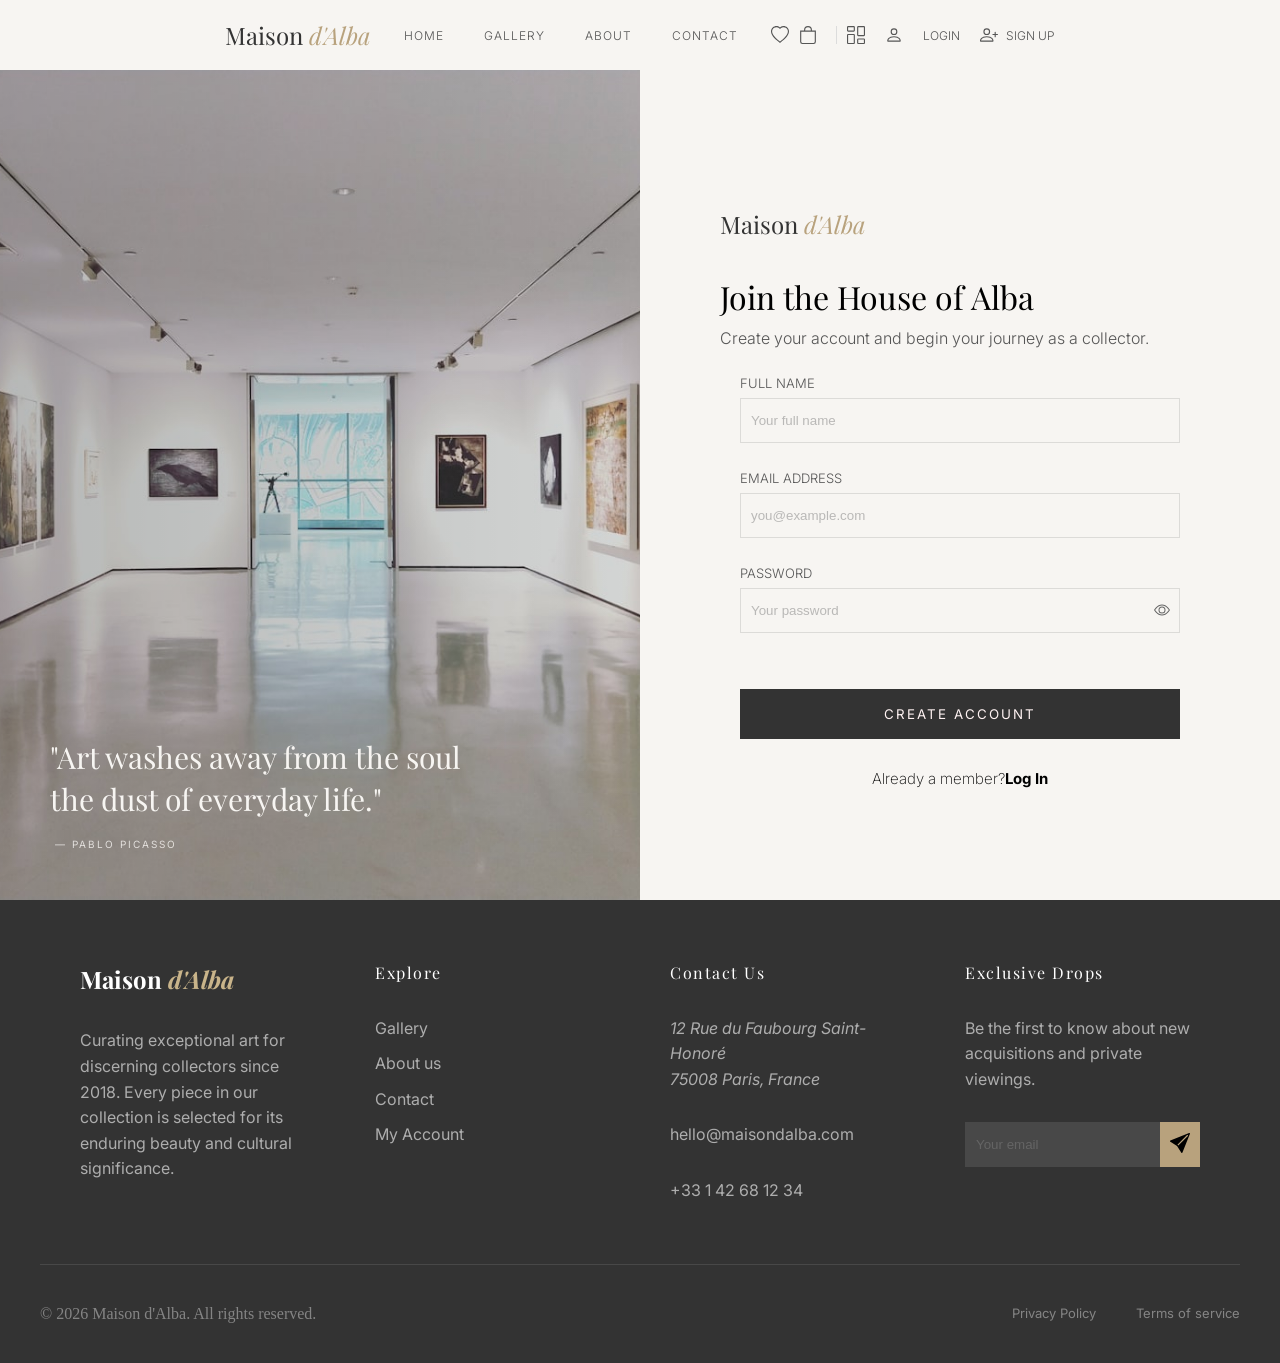
<file: signup.html>
<!DOCTYPE html>
<html lang="en">
<head>
    <meta charset="UTF-8">
    <meta name="viewport" content="width=device-width, initial-scale=1.0">
    <title>maison d'Alba</title>
    <link rel="stylesheet" href="./css/main.css">
    <link rel="stylesheet" href="./css/signup.css">
   

    <link rel="preconnect" href="https://fonts.googleapis.com">
    <link rel="preconnect" href="https://fonts.gstatic.com" crossorigin>
    <link href="https://fonts.googleapis.com/css2?family=Cedarville+Cursive&family=Playfair+Display:ital,wght@0,400..900;1,400..900&display=swap" rel="stylesheet">

    <link rel="preconnect" href="https://fonts.googleapis.com">
<link rel="preconnect" href="https://fonts.gstatic.com" crossorigin>
<link href="https://fonts.googleapis.com/css2?family=Bodoni+Moda:ital,opsz,wght@0,6..96,400..900;1,6..96,400..900&display=swap" rel="stylesheet">

    <link rel="preconnect" href="https://fonts.googleapis.com">
<link rel="preconnect" href="https://fonts.gstatic.com" crossorigin>
<link href="https://fonts.googleapis.com/css2?family=Cedarville+Cursive&family=Inter:ital,opsz,wght@0,14..32,100..900;1,14..32,100..900&family=Montserrat:ital,wght@0,201;1,201&family=Playfair+Display:ital,wght@0,400..900;1,400..900&display=swap" rel="stylesheet">
</head>
<body>
  <nav id="main-nav">
      
    <p  id="logo" onclick="Home()">Maison <i>d'Alba</i></p>
    
<ul id="center" class="nav">
  
    <li><a href="../maison d'alba/main.html">HOME</a></li>
    <li><a href="#">GALLERY</a></li>
    <li><a href="#">ABOUT</a></li>
    <li><a href="#">CONTACT</a></li>
</ul>
<div id="nav-indicator"></div>
<ul id="right" class="nav">
<ul class="nav-icons">
<li class="nav-icon"><a href="#"><svg xmlns="http://www.w3.org/2000/svg" width="16" height="16" fill="currentColor" class="bi bi-heart" viewBox="0 0 16 16">
  <path d="m8 2.748-.717-.737C5.6.281 2.514.878 1.4 3.053c-.523 1.023-.641 2.5.314 4.385.92 1.815 2.834 3.989 6.286 6.357 3.452-2.368 5.365-4.542 6.286-6.357.955-1.886.838-3.362.314-4.385C13.486.878 10.4.28 8.717 2.01zM8 15C-7.333 4.868 3.279-3.04 7.824 1.143q.09.083.176.171a3 3 0 0 1 .176-.17C12.72-3.042 23.333 4.867 8 15"/>
</svg></a></li>
<li class="nav-icon divider"><a href="#"><svg xmlns="http://www.w3.org/2000/svg" width="16" height="16" fill="currentColor" class="bi bi-bag" viewBox="0 0 16 16">
  <path d="M8 1a2.5 2.5 0 0 1 2.5 2.5V4h-5v-.5A2.5 2.5 0 0 1 8 1m3.5 3v-.5a3.5 3.5 0 1 0-7 0V4H1v10a2 2 0 0 0 2 2h10a2 2 0 0 0 2-2V4zM2 5h12v9a1 1 0 0 1-1 1H3a1 1 0 0 1-1-1z"/>
</svg></a></li>

<li class="nav-icon"><a href="dashboard.html" title="Admin Dashboard"><svg xmlns="http://www.w3.org/2000/svg" width="16" height="16" fill="currentColor" class="bi bi-columns-gap" viewBox="0 0 16 16">
  <path d="M6 1v3H1V1zM1 0a1 1 0 0 0-1 1v3a1 1 0 0 0 1 1h5a1 1 0 0 0 1-1V1a1 1 0 0 0-1-1zm14 12v3h-5v-3zm-5-1a1 1 0 0 0-1 1v3a1 1 0 0 0 1 1h5a1 1 0 0 0 1-1v-3a1 1 0 0 0-1-1zM6 8v7H1V8zM1 7a1 1 0 0 0-1 1v7a1 1 0 0 0 1 1h5a1 1 0 0 0 1-1V8a1 1 0 0 0-1-1zm14-6v7h-5V1zm-5-1a1 1 0 0 0-1 1v7a1 1 0 0 0 1 1h5a1 1 0 0 0 1-1V1a1 1 0 0 0-1-1z"/>
</svg></a></li>
</ul>
<li class="nav-icon"><a href="#"><svg xmlns="http://www.w3.org/2000/svg" width="16" height="16" fill="currentColor" class="bi bi-person" viewBox="0 0 16 16">
    <path d="M8 8a3 3 0 1 0 0-6 3 3 0 0 0 0 6m2-3a2 2 0 1 1-4 0 2 2 0 0 1 4 0m4 8c0 1-1 1-1 1H3s-1 0-1-1 1-4 6-4 6 3 6 4m-1-.004c-.001-.246-.154-.986-.832-1.664C11.516 10.68 10.289 10 8 10s-3.516.68-4.168 1.332c-.678.678-.83 1.418-.832 1.664z"/>
  </svg></a></li>

  <li><a href="#">LOGIN</a></li>
<li><a href="./signup.html" target="_self"><svg xmlns="http://www.w3.org/2000/svg" width="16" height="16" fill="currentColor" class="bi bi-person-plus" viewBox="0 0 16 16">
    <path d="M6 8a3 3 0 1 0 0-6 3 3 0 0 0 0 6m2-3a2 2 0 1 1-4 0 2 2 0 0 1 4 0m4 8c0 1-1 1-1 1H1s-1 0-1-1 1-4 6-4 6 3 6 4m-1-.004c-.001-.246-.154-.986-.832-1.664C9.516 10.68 8.289 10 6 10s-3.516.68-4.168 1.332c-.678.678-.83 1.418-.832 1.664z"/>
    <path fill-rule="evenodd" d="M13.5 5a.5.5 0 0 1 .5.5V7h1.5a.5.5 0 0 1 0 1H14v1.5a.5.5 0 0 1-1 0V8h-1.5a.5.5 0 0 1 0-1H13V5.5a.5.5 0 0 1 .5-.5"/>
  </svg>SIGN UP</a></li>
</ul>
  <svg id="list" xmlns="http://www.w3.org/2000/svg" width="32" height="26" fill="currentColor" class="bi bi-list" viewBox="0 0 16 16">
    <path fill-rule="evenodd" d="M2.5 12a.5.5 0 0 1 .5-.5h10a.5.5 0 0 1 0 1H3a.5.5 0 0 1-.5-.5m0-4a.5.5 0 0 1 .5-.5h10a.5.5 0 0 1 0 1H3a.5.5 0 0 1-.5-.5m0-4a.5.5 0 0 1 .5-.5h10a.5.5 0 0 1 0 1H3a.5.5 0 0 1-.5-.5"/>
  </svg>

</nav>
<!--downlist -->
<nav id="sec-nav">
<ul id="ul1">
<li><a href="../maison d'alba/main.html">HOME</a></li>
<li><a href="#">GALLERY</a></li>
<li><a href="#">ABOUT</a></li>
<li><a href="#">CONTACT</a></li>
</ul>
<hr style="border: 0; border-top: 1px solid #eee; margin: 10px 0;">
<ul id="ul2">
<li class="icon-adjust">
<a href="#">
<svg xmlns="http://www.w3.org/2000/svg" width="16" height="16" fill="currentColor" class="bi bi-bag" viewBox="0 0 16 16">
  <path d="M8 1a2.5 2.5 0 0 1 2.5 2.5V4h-5v-.5A2.5 2.5 0 0 1 8 1m3.5 3v-.5a3.5 3.5 0 1 0-7 0V4H1v10a2 2 0 0 0 2 2h10a2 2 0 0 0 2-2V4zM2 5h12v9a1 1 0 0 1-1 1H3a1 1 0 0 1-1-1z"/>
</svg>
CART
</a>
</li>
<li class="icon-adjust">
<a href="#">
<svg xmlns="http://www.w3.org/2000/svg" width="16" height="16" fill="currentColor" class="bi bi-heart" viewBox="0 0 16 16">
  <path d="m8 2.748-.717-.737C5.6.281 2.514.878 1.4 3.053c-.523 1.023-.641 2.5.314 4.385.92 1.815 2.834 3.989 6.286 6.357 3.452-2.368 5.365-4.542 6.286-6.357.955-1.886.838-3.362.314-4.385C13.486.878 10.4.28 8.717 2.01zM8 15C-7.333 4.868 3.279-3.04 7.824 1.143q.09.083.176.171a3 3 0 0 1 .176-.17C12.72-3.042 23.333 4.867 8 15"/>
</svg>
WISHLIST
</a>
</li>

<li class="icon-adjust">
<a href="#">
<svg xmlns="http://www.w3.org/2000/svg" width="16" height="16" fill="currentColor" class="bi bi-columns-gap" viewBox="0 0 16 16">
  <path d="M6 1v3H1V1zM1 0a1 1 0 0 0-1 1v3a1 1 0 0 0 1 1h5a1 1 0 0 0 1-1V1a1 1 0 0 0-1-1zm14 12v3h-5v-3zm-5-1a1 1 0 0 0-1 1v3a1 1 0 0 0 1 1h5a1 1 0 0 0 1-1v-3a1 1 0 0 0-1-1zM6 8v7H1V8zM1 7a1 1 0 0 0-1 1v7a1 1 0 0 0 1 1h5a1 1 0 0 0 1-1V8a1 1 0 0 0-1-1zm14-6v7h-5V1zm-5-1a1 1 0 0 0-1 1v7a1 1 0 0 0 1 1h5a1 1 0 0 0 1-1V1a1 1 0 0 0-1-1z"/>
</svg>
ADMIN
</a>
</li>

<li class="icon-adjust">
<a href="#">
<svg xmlns="http://www.w3.org/2000/svg" width="16" height="16" fill="currentColor" class="bi bi-person" viewBox="0 0 16 16">
  <path d="M8 8a3 3 0 1 0 0-6 3 3 0 0 0 0 6m2-3a2 2 0 1 1-4 0 2 2 0 0 1 4 0m4 8c0 1-1 1-1 1H3s-1 0-1-1 1-4 6-4 6 3 6 4m-1-.004c-.001-.246-.154-.986-.832-1.664C11.516 10.68 10.289 10 8 10s-3.516.68-4.168 1.332c-.678.678-.83 1.418-.832 1.664z"/>
</svg>
LOGIN
</a>
</li>
<li class="icon-adjust">
<a href="./signup.html">
<svg xmlns="http://www.w3.org/2000/svg" width="16" height="16" fill="currentColor" class="bi bi-person-plus" viewBox="0 0 16 16">
  <path d="M12.5 16a3.5 3.5 0 1 0 0-7 3.5 3.5 0 0 0 0 7m.5-5v1h1a.5.5 0 0 1 0 1h-1v1a.5.5 0 0 1-1 0v-1h-1a.5.5 0 0 1 0-1h1v-1a.5.5 0 0 1 1 0m-2-6a3 3 0 1 1-6 0 3 3 0 0 1 6 0"/>
  <path d="M2 13c0 1 1 1 1 1h5.256A4.5 4.5 0 0 1 8 12.5a4.5 4.5 0 0 1 1.544-3.393Q8.844 9.002 8 9c-5 0-6 3-6 4"/>
</svg>
SIGN UP
</a>
</li>
</ul>
</nav>
<div id="wrapper">

      <div id="img">
        <div id="mask">
      <div id="img-p">
      "Art washes away from the soul<br>
      the dust of everyday life."</div>
    <p id="pablo">— Pablo Picasso</p>
  </div>
</div>
    <div id="form-side">
        <div class="wrapper2">
            <div class="para">
        <p id="logo2" class="same-width">Maison <i>d'Alba</i></p>  
        <p id="heading" class="same-width">Join the House of Alba</p>
        <p id="heading2" class="same-width">Create your account and begin your journey as a collector.</p>
    </div>
    <div class="center">
        <form novalidate>
          <div class="form-control">
            <label for="text">FULL NAME</label>
            <input  id="name" type="text" name="text" placeholder="Your full name" title="Fill this out">
            <small></small></div>

            <div class="form-control">
            <label  for="email">EMAIL ADDRESS</label>
            <input  id="email" type="email" name="email" placeholder="you@example.com" title="Fill this out">
            <small></small></div>
          
            <div class="form-control">
            <label for="password">PASSWORD</label>
            <div class="password-wrapper">
                <input type="password" id="pass" placeholder="Your password" title="Fill this out">
                <span id="togglePassword" >
                  
                  <svg xmlns="http://www.w3.org/2000/svg" width="16" height="16" fill="currentColor" class="bi bi-eye" viewBox="0 0 16 16">
                    <path d="M16 8s-3-5.5-8-5.5S0 8 0 8s3 5.5 8 5.5S16 8 16 8M1.173 8a13 13 0 0 1 1.66-2.043C4.12 4.668 5.88 3.5 8 3.5s3.879 1.168 5.168 2.457A13 13 0 0 1 14.828 8q-.086.13-.195.288c-.335.48-.83 1.12-1.465 1.755C11.879 11.332 10.119 12.5 8 12.5s-3.879-1.168-5.168-2.457A13 13 0 0 1 1.172 8z"/>
                    <path d="M8 5.5a2.5 2.5 0 1 0 0 5 2.5 2.5 0 0 0 0-5M4.5 8a3.5 3.5 0 1 1 7 0 3.5 3.5 0 0 1-7 0"/>
                  </svg>
                </span>
              </div>
              <small></small></div><br>
            <button type="submit">CREATE ACCOUNT</button>

        </form>
        
        <p id="after-form" >Already a member?<a href="#"><b>Log In</b></a></p>
    </div>
    </div>
   </div>
</div>

<footer>
  <div id="container">
    
    <div class="col">
      <h2 onclick="Home()">Maison <i>d'Alba</i></h2>
      <p>Curating exceptional art for discerning collectors since 2018. Every piece in our collection is selected for its enduring beauty and cultural significance.</p>
    </div>

    <div class="col">
      <h4>Explore</h4>
      <div id="col2">
        <a href="#">Gallery</a>
        <a href="#">About us</a>
        <a href="#">Contact</a>
        <a href="#">My Account</a>
      </div>
    </div>

    <div class="col">
      <h4>Contact Us</h4>
      <address>
        12 Rue du Faubourg Saint-Honoré<br>
        75008 Paris, France
      </address>
      <a href="mailto:hello@maisondalba.com">hello@maisondalba.com</a>
      <a href="tel:+33142681234">+33 1 42 68 12 34</a>
    </div>

    <div class="col">
      <h4>Exclusive Drops</h4>
      <p>Be the first to know about new acquisitions and private viewings.</p>
      <div id="email-box">
        <input type="email" placeholder="Your email">
        <button type="submit" aria-label="Subscribe"><svg xmlns="http://www.w3.org/2000/svg" width="16" height="16" fill="currentColor" class="bi bi-send-fill" viewBox="0 0 16 16">
          <path d="M15.964.686a.5.5 0 0 0-.65-.65L.767 5.855H.766l-.452.18a.5.5 0 0 0-.082.887l.41.26.001.002 4.995 3.178 3.178 4.995.002.002.26.41a.5.5 0 0 0 .886-.083zm-1.833 1.89L6.637 10.07l-.215-.338a.5.5 0 0 0-.154-.154l-.338-.215 7.494-7.494 1.178-.471z"/>
        </svg></button>
      </div>
    </div>

  </div>

  <hr>

  <div id="copy-rights">
    <p>© 2026 Maison d'Alba. All rights reserved.</p>
    <span>
    <a href="#">Privacy Policy</a>
    <a href="#">Terms of service</a>
  </span>
  </div>
</footer>
<script src="./JS/main.JS"></script> <!--for the nav -->
<script src="./JS/form.JS"></script>
</body>
</html>
</file>
<file: css/signup.css>
html, body {
  background-color: #f7f5f2;  
  height: 100%; 
  width: 100%;
 
}


#wrapper {
  width: 100%;
  margin-top: 70px;
  height: calc(100vh - 70px); 
  display: flex;
  overflow: hidden;

}
#img {
  background-image: url(../assets/images/signUp.jpg);
  background-size: cover;
  background-position: center;
  
  flex: 0 0 50%; 
 
  height: 100%; 
}
#mask {
  position: relative;
  width: 100%;
  height: 100%; 
  background-image: linear-gradient(to right, rgba(0, 0, 0, 0.136), transparent);
  
}

#img-p {
  position: absolute; 
  bottom: 80px;      
  left: 50px;        
  
  font-family: 'Playfair Display', serif;
  font-size: 30px;
  
  color: #f7f5f2;
  line-height: 1.4;
  max-width: 80%;
}

#pablo {
  position: absolute;
  bottom: 50px;     
  left: 55px;
  
  font-family: 'Inter', sans-serif;
  color: rgba(247, 245, 242, 0.8);
  font-size: 10px;
  letter-spacing: 2px;
  text-transform: uppercase;
}
#form-side {
  flex: 0 0 50%;
  height: 100%;
  overflow-y: auto;
  display: flex;
  flex-direction: column;
  justify-content: center;
  align-items: center;
  padding: 40px 0;
  animation: fade 1s  ease forwards;
  overflow-y: hidden;
}
.wrapper2{
   position: relative;
    display: flex;
    flex-direction: column;
    justify-content:flex-start;
    align-items:flex-start;
    width: 100%;
    max-width: 500px;
   
    gap: 10px;
}
.para #heading{
   
  padding: 10px;
   font-family: 'Playfair Display', serif;
   font-size: xx-large;
}
.para  #heading2{
    color: rgb(85, 85, 85); 
    padding: 0px 10px;
    font-family: "Inter", sans-serif;
    font-weight: 300;

}
#logo2{
   font-family: 'playfair display',serif;
    padding: 25px 10px;
    font-size:x-large;
  
    color:rgb(51, 51, 51) ;
}
#logo2 i{
    color: rgb(184, 162 ,125);
}
form{
    font-family: "Inter", sans-serif;
    font-weight: 300;
    font-size: small;
    gap: 20px;
    padding: 10px;
    display: flex;
    flex-direction: column;
    max-width: 460px;
    width: 100%;
    overflow-y: hidden;
    
}
label{
    color: rgb(85, 85, 85); 
    line-height: 30px;
}
 input{
    background-color:#f7f5f2 ;
    border: 1px solid rgba(128, 128, 128, 0.23);
    height: 45px;
    padding: 10px;
    width: 100%;
    transition: all 0.4s ease;
}
input::placeholder{
    color: rgba(128, 128, 128, 0.519);
   
}
form input:focus{
  border-color:rgb(0, 0, 0);
  outline: none;  
 }
form button{
    font-family: "Inter", sans-serif;
    font-weight:normal;
    height: 50px;
    border: none;
    background-color: rgb(51, 51, 51);
    color: rgb(255, 243, 243); 
    letter-spacing: 2px;
    transition: all .5s;
   
}
form button:hover{
    background-color: rgb(184, 162 ,125) ;
}
.same-width{
   
   width: 100%;
}

.center{
 
    font-family: "Inter", sans-serif;
    font-weight: 200;
    font-size: 15px;
    display: flex;
    flex-direction: column;
    gap: 20px;
    align-items: center;
    max-width: 500px;
    width: 100%;

    
}
#after-form a{
    color: black;
    transition: all .5s;
    text-decoration: none;
}
#after-form a:hover{
    color: rgb(184, 162 ,125) ;
}
/*password eye styling*/
.password-wrapper {
    position: relative;
    display: flex;
    align-items: center;
  }
  
  
  #togglePassword {
    position: absolute;
    right: 10px; 
    cursor: pointer;
    display: flex;
    align-items: center;
    color: #666;
  }

  /*form validation styling*/
  
  small{
    color:rgb(85, 85, 85); ;
    
    padding: 2px;
    border: 1px solid  ;
    border: 5px rgb(184, 162 ,125);
    display: none;
    }

  /*footer styling*/
 footer {
  background-color: #333;
  
}
  #container {
    display: grid;
    grid-template-columns: repeat(4, 1fr);
    gap: 60px;
    padding: 60px 80px;
  }
  .col {
            
   min-width: 0;
   display: flex;
   flex-direction: column;
   gap: 30px;
   font-family: 'Inter',sans-serif;
   color:#fff9;
   line-height: 1.6;
   
    
  }
  .col h4{
    color: rgb(255, 255, 255);
    font-family: 'playfair display',serif;
    letter-spacing: 1.5px;
    font-weight: 400;
  }
  .col h2{
    
    color: rgb(255, 255, 255);
    font-family: 'playfair display',serif;
    cursor: pointer;
  }
  .col h2 i{
    color:rgb(201, 180, 138 );
    
  }
  .col a{
    text-decoration: none;
    color:#fff9;
    transition: all 0.4s ease;
  }
  .col a:hover{
    color:rgb(201, 180, 138 );
  }
  #col2{
    display: flex;
    flex-direction: column;
    gap: 10px;

  }
  
  #email-box {
    width: 100%;            
    max-width: 280px;
    display: flex;
   
  }
  #email-box input{
    background-color: #ffffff1a ;
    border: 1px solid transparent;  
    outline: none; 
    transition: all 0.4s ease;
  }
  #email-box input:focus{
   border-color:rgb(184, 162, 125);
   outline: none;  
  }
  #email-box button{
    background-color:rgb(184, 162, 125) ;
    border: none;
    transition: all 0.4s ease-in;
  }
  #email-box button:hover{
    background-color:rgba(184, 162, 125, 0.696) ;
  }
  #email-box svg{
   width: 40px;
   height: 20px;
   
  }
  hr {
    border: none;
    border-top: 1px solid #ffffff1a;  
    margin: 0 clamp(16px, 4vw, 40px); 
  }
  #copy-rights{
    display: flex;
    flex-direction: row;
    justify-content: space-between;
    padding: 40px;
  }
  #copy-rights p{
    color: #fff6;
  }
  span{
    display: flex;
    flex-direction: row;
    gap: 40px;
    font-family: 'Inter',sans-serif;
    font-size: small;
  }
  span a{
    text-decoration: none;
    color: #fff6;
    transition: all 0.4s ease;
  }
  span a:hover{
    
    color: rgba(255, 255, 255, 0.593);
  }
  
@keyframes fade {
  from{
    opacity: 0;
    transform: translateY(50px);
  }
  to {
    opacity: 1;
    transform: translateY(0);
  }
}

  /*screens display*/
  @media (max-width: 1025px) {
    #img {
      display: none;  
    }
  
    #form-side {
      flex: 0 0 100%; 
      width: 100%;
      align-items: center; 
      padding: 20px;} 
  
    .wrapper2 {
      max-width: 100%; 
      width: 100%;
      padding: 0 10px;
      align-items: center;
    }

    footer {
      padding: 30px 20px; 
    }
  
    #container {
      grid-template-columns: 1fr; 
      gap: 20px;
      padding: 20px;
    }
  
    #copy-rights {
      flex-direction: column;
      gap: 10px;
      padding: 20px;
    }
  }
</file>
<file: css/main.css>
*,*::after,*::before{
    margin: 0;
    padding: 0;
    box-sizing: border-box
    
}
html, body {
      
    height: 100%; 
    width: 100%;      
  }

/*navbar section*/
#main-nav {
    width: 100%;
    background-color:#f7f5f2;
    display: flex;
    align-items: center;
    justify-content: space-between;  
    height: 70px;
    padding: 0 225px;                  
    position: fixed;
    top: 0;
    opacity: 1;
    font-family: 'Playfair Display', serif;
    z-index: 1000;
   transition: all 0.5s ease;
    
}
.nav-icons {
  display: flex;
  align-items: center;
  gap: 10px;
  list-style: none;
  padding: 0;
  margin: 0;
}

.nav-icon a {
  display: flex;
  align-items: center;
}

.nav-icon svg {
  width: 16px;
  height: 16px;
}

.divider {
  position: relative;
  padding-right: 20px;
}

.divider::after {
  content: "";
  position: absolute;
  right: 0;
  top: 50%;
  transform: translateY(-50%);
  height: 18px;
  width: 1px;
  background-color: #dcdcdc;
}


/*scrolling  effect*/
#main-nav.scrolled {

    background: rgba(255, 255, 255, 0.85);
    display: flex;
    align-items: center;
    justify-content: space-between;  
    backdrop-filter: blur(10px);
    box-shadow: 0 4px 20px rgba(0,0,0,0.05);
    padding: 0 225px;
    position: fixed ;
    top: 0 ;
    z-index: 1000;
    
    font-family: 'Playfair Display', serif; 
    opacity: 0.98;
    
  }
/*  downlist menu */
#sec-nav {
    position: fixed; 
    top: 70px;      
    right: 0;
    left: 0;
    width: 100%;
    background-color: rgba(255, 255, 255, 0); 
    backdrop-filter: blur(15px);
    z-index: 2000;
    
    /*sliding-down  Animation Properties */
    max-height: 0;        
    opacity: 0;           
    overflow: hidden;     
    transition: all 0.5s ease;
    padding: 0 10px;     
}
#sec-nav ul {
  list-style: none;
  padding: 0;
  margin: 0;
}

/* Class to trigger the open state */
#sec-nav.open {
    max-height: 500px;    
    opacity: 1;           
    padding: 20px 10px;   
}
#main-nav.scrolled + #sec-nav {
    background-color: rgba(255, 255, 255, 0.95);
}
#sec-nav a,#sec-nav li{
    color:gray;
    text-decoration: none;
    list-style-type: none;
    padding: 8px;
    font-family: 'Inter',sans-serif;
    font-weight: 300;
}
 
#sec-nav .icon-adjust a {
    display: flex;
    align-items: center; 
    gap: 10px;           
    text-decoration: none;
}
#sec-nav .icon-adjust svg {
    flex-shrink: 0;
}

#ul1,#ul2{
    display: flex;
    flex-direction: column;
    gap: 10px;
}

#nav-indicator {
    position: absolute;
    bottom: 25px;
    height: 2px;
    background-color: rgb(184, 162, 125);
    left: 0;
    width: 0; 
    opacity: 0;
    pointer-events: none;
    
    
    transition: width 0.8s cubic-bezier(0.23,1,0.32,1), left 0.8s cubic-bezier(0.23,1,0.32,1), opacity 0.4s ease;
}

#logo {
    flex-shrink: 0; 
    font-size:x-large;                 
                
    color: rgb(51, 51, 51);
    cursor: pointer;
    white-space: nowrap;
}
#logo i {
    color: rgb(184, 162, 125);
}

/* Center menu */
#center {
    display: flex;
    gap: 8px;                        
    margin: 0;
    padding: 0;
    list-style: none;
    flex: 1 1 auto;                  
    justify-content: center;
}
#center li {
    padding: 0;                      
}
#center li a {
    display: block;
    padding: 10px 16px;               
    font-family: "Inter", sans-serif;
    font-weight: 300;
    font-size: 12px;
    letter-spacing: 1px;
    color: rgb(85, 85, 85);
    text-decoration: none;
    transition: color 0.3s;
    white-space: nowrap;
}

#center li a:hover ,#right li a:hover {
    color: black;
}

/* Right menu (login/signup) */
#right {
    display: flex;
    align-items: center;
    gap: 20px;                        
   
    list-style: none;
}
#right li a {
    display: flex;
    align-items: center;
    gap: 8px;                        
    font-family: "Inter", sans-serif;
    font-weight: 300;
    font-size: 12px;
    color: rgb(85, 85, 85);
    text-decoration: none;
    transition: color 0.3s;
    white-space: nowrap;
}

#right svg {
    width: 18px;
    height: 18px;
    fill: currentColor;               
}

/* Hamburger icon (hidden on large screens) */
#list {
    display: none;
    width: 32px;
    height: 26px;
    cursor: pointer;
    color: rgb(85, 85, 85);
}


/* Mobile breakpoint */
@media (max-width: 1232px) {
  #main-nav,#main-nav.scrolled {
    padding: 0px 20px;
  }}
@media (max-width: 900px) {
    #main-nav,#main-nav.scrolled {
      padding: 0px 20px;
    }
    #center, #right {
        display: none;                
    }
    #list {
        display: block;               
    }
    #logo {
        font-size: 1.6rem;            
    }
}


/*background section*/
#bg {
    background: url("../assets/images/portraits/image1.webp") center/cover no-repeat;
    height: calc(100vh - 70px);
    height: calc(100svh - 70px); 
    margin-top: 70px;
}
#mask{
    min-height: 90vh;
    background: linear-gradient(to right,rgba(39, 39, 44, 0.797),rgba(0,0,0,0));
    display: flex;
    align-items: center;
    justify-content: flex-start;   
}

#para{
    margin-left: clamp(20px, 15vw, 380px);
   
   max-width: 700px;
    display: flex;
    flex-direction: column;
    gap: 20px;
  
}
#est{
    color: rgb(201, 180, 138);
    font-family: "Inter", sans-serif;
    letter-spacing: 2px;
    font-weight: 300;
    font-size: small;
}
#title{
color: rgb(255, 255, 255);
font-size: clamp(2.5rem, 10vw, 6rem);
    line-height: 1;
}
#desc{
    color: #ffffffb3;
    font-family: "inter", sans-serif;
    font-size: larger;
    font-weight: 300;
    position: relative;
    max-width: 65%;
    width: 100%;
    line-height:1.5;
    
}
/*button to gallery*/
#explore{
    position: relative;
    font-family: "Inter", sans-serif;
    font-weight: 500;
    padding: 25px ;
    height: 40px;
    display: flex;
   justify-content: center;
   align-items: center;
   cursor: pointer;
    background-color:rgb(184, 162, 125) ;
    color: rgb(51, 51, 51);
    border: none;
    letter-spacing: 1px;
    transition: all .3s ;
    max-width: fit-content;
}
#explore svg{
margin-bottom:10px;
flex-shrink: 0;

}
#explore:hover{
    background-color: rgb(200, 177, 137);
}

/* collection*/
#collection {
    padding: clamp(60px, 8vw, 120px) 0;
    background-color:#f7f5f2;
   
  }
  
  /*  CONTAINER */
  .container {
    width: min(1200px, 90%);
    margin: 0 auto;
   
  }
  
  /* TOP ROW */
  .collection-top {
    display: flex;
    justify-content: space-between;
    align-items: center;
    margin-bottom: 50px;
   
  }
  
  .subtitle {
    font-size: 0.8rem;
    letter-spacing: 2px;
    color: rgb(197, 178, 138);
    margin-bottom: 10px;
    
  }
  
  .title {
    font-family: "Playfair Display", serif;
    font-size: clamp(1.8rem, 2vw, 2.5rem);
    font-weight: 200;
    color: rgb(51, 51, 51);
    
  }
  
  /* BUTTONS */
  .buttons {
    display: flex;
    gap: 15px;
  }
  
  .nav-btn {
    width: 45px;
    height: 45px;
    border: 1px solid rgb(232, 230, 225 );
    background: transparent;
    cursor: pointer;
    transition: all 0.3s ease;
   
  }
  
  .nav-btn:hover {
    background: #e8e4dd;
  }
  
  /* CARDS  */
  .cards {
    display: flex;
    overflow-x: auto;
    scroll-snap-type: x mandatory;
    gap: 30px;
    padding-bottom: 10px;   
    scroll-behavior: smooth; 
    -webkit-overflow-scrolling: touch; 
   
  }
  
  .cards::-webkit-scrollbar {
    display: none; 
  }
  
  
  .card {
    flex: 0 0 300px;          
    scroll-snap-align: start;
   
  }
  
  
  @media (min-width: 768px) {
    .card {
      flex-basis: 300px;
    }
  }
  
  @media (min-width: 1024px) {
    .card {
      flex-basis: 320px;
    }
  }
  
  
  
  .card-img {
    position: relative;
    overflow: hidden;
    aspect-ratio: 3 / 4;   
  }
  .card-img img {
    width: 100%;
    height: 100%;
    object-fit: cover;      
    display: block;
    transition: transform 0.8s ease;
    cursor: pointer;
  }
  
  .card:hover img {
    transform: scale(1.05);
  }
  
  /* BADGE */
  .badge {
    position: absolute;
    top: 15px;
    left: 15px;
    background: rgb(51, 51, 51);
    color:rgb(255, 255, 255);
    font-size: 0.7rem;
    padding: 5px 10px;
    letter-spacing: 1px;
   
  }
  
  /* INFO */
  .card-info {
    padding-top: 15px;
  }
  
  .art-title {
    font-family: "Playfair Display", serif;
    font-size: 1rem;
    margin-bottom: 5px;
    color: rgb(51, 51, 51);
  }
  
  .artist {
    font-size: 0.9rem;
    color:rgb(85, 85, 85)
  }
  .price{
    font-size: 0.9rem;
    color: rgb(184, 162, 125);
    padding:  10px 0px;
  }

  #view-more{
    margin-top: 40px;
    display: flex;
    flex-direction: row;
    justify-content: center;
    align-items: center;
    font-family: 'playfair Display',serif;
    
  }
  #view-more p a,#view-more p  svg{
   text-decoration: none;
   color: rgb(85, 85, 85);
   
  }
  #view-more p  svg{
    margin-top: 2.5px;
  }
  #view-more p:hover{
    border-bottom:1px solid rgb(0, 0, 0);
  }
  #view-more p{
    border-bottom:0.5px solid rgba(0, 0, 0, 0.234);
    display: flex;
    gap: 5px;
    transition: all 0.4s ease;
    letter-spacing: 1px;
  }

  /*expertise part*/
#expertise , #art-facts , #testimonials{
    padding: clamp(60px, 8vw, 120px) 0;  
}
#expertise{
  background-color: white;
}
.exp-container , .facts-container ,.testimonials-container{
    width: min(1200px, 90%);
    margin: 0 auto;
   
    display: flex;
    flex-direction: column;
    justify-content: center;
    align-items: stretch;
    gap: 30px;
  
}
#exp-headings , #facts-headings , #testimonials-headings{
   
    display: flex;
    flex-direction: column;
    justify-content: center;
    align-items: center;
    gap: 5px;

}
#exp-subtitle , #facts-subtitle , #testimonials-subtitle{
    font-family: 'Inter',sans-serif;
    font-size: small;
    font-weight: 400;
    color: rgb(197, 178, 138);
    letter-spacing: 1px;
}
#exp-title , #facts-title , #testimonials-title{
  font-family: 'Playfair Display', serif;
  font-size: clamp(1.8rem, 2.5vw, 2.7rem);
  font-weight: 400;
  letter-spacing: 0.5px;
    color: rgb(51, 51, 51);
}

#icons {
  display: grid;
  grid-template-columns: repeat(5, 1fr);
  gap: 60px 40px;
  width: 100%;
  margin-top: 40px;
  align-self: stretch;
}

#icons > * {
  min-width: 0;
}
.icon-border{
  border: 2px solid rgb(232, 230, 225);
  width: 60px;
  height: 60px;
  display: flex;
  justify-content: center;
  align-items: center;
  transition: 0.3s ease;
}
.icon svg{
    color: rgb(85, 85, 85);
    transition: 0.3s ease;
    
}

.icon{
  
    display: flex;
    flex-direction: column;
    align-items: center;
    text-align: center;
    gap: 15px;
    padding: 10px;
   transition: 0.3s ease;
}

.icon:hover .icon-border{
  border-color: rgb(197, 178, 138);
}

.icon:hover  svg{
  color: rgb(197, 178, 138);
 
}


.icon .icon-name{
    color: rgb(51, 51, 51);
}
.icon .icon-disc{
    text-align: center;
    max-width: 75%;
    font-family:'Inter',sans-serif;
    font-weight: 300;
    font-size: 0.9rem;
    color: rgb(85, 85, 85);
}
@media (max-width: 900px) {
  #icons {
    grid-template-columns: repeat(2, 1fr);
  }
}

@media (max-width: 500px) {
  #icons {
    grid-template-columns: 1fr;
  }
}
 /* Art facts section*/
#art-facts{
  background-color: #f7f5f2;
}
#facts{
  display: grid;
  grid-template-columns: repeat(auto-fit, minmax(200px, 1fr));
  gap: 30px 50px;   
  width: 100%;
  
  margin-top: 40px;}

.fact-card {
 border:2px solid #9022221a;
 display: flex;
 gap: 10px;
 flex-direction: column;
 padding: 30px;
 
}
.number{
  color: #b8a27d33;
  font-family: 'playfair display',serif;
  font-size: 3.5rem;
}
.fact{
  color: rgb(51, 51, 51);
  font-family: 'playfair display',serif;
  font-size: 1.3rem;
}
.fact-disc{
  color: rgb(85, 85, 85);
  font-family: 'Inter',sans-serif;
  font-size: small;
  font-weight: 300;
}

/* testimonials*/
#testimonials{
  background-color: rgb(51, 51, 51);
}
#testimonials-title{
  color: rgb(255, 255, 255);
}

#testimonials-cards{
  display: grid;
  grid-template-columns: repeat(2, 1fr);
  gap: 30px;
  width: min(1200px, 90%);
  margin: 60px auto 0;
}
.comma{
 
  color: #c9b48a4d;
}
.stars svg{
  width: 14px;
  height: 14px;
  color: rgb(201, 180, 138);
}
  .testimonials-card{
    border: 1px solid #ffffff1a;
    padding: 40px;
    min-height: 280px;   
    display: flex;
    flex-direction: column;
    justify-content: space-between;
    gap: 30px;
  }
  .test{
    font-family: 'Inter', sans-serif;
    font-size: 1rem;
    line-height: 1.8;
    color: #ffffffcc;
    font-weight: 300;
  }
  .test-name{
    font-size: 0.95rem;
    color: rgb(255, 255, 255);
    font-family: 'Inter', sans-serif;
  }
  
  .test-country{
    font-size: 0.8rem;
    color: #ffffff80;
    font-family: 'Inter', sans-serif;
  }
.rating{
  display: flex;
  flex-direction: column;
  gap: 6px;
}

@media (max-width: 750px){
  #testimonials-cards{
    grid-template-columns: 1fr;
  }
}

/*begin your collection*/
#begin{
  padding: clamp(60px, 8vw, 120px) 0;  
  background-color: #f7f5f2 ;
  display: flex;
  flex-direction: column;
  justify-content: center;
  align-items: center;
}
#begin-container{
  display: flex;
  flex-direction: column;
  justify-content: center;
  align-items: center;
  
  gap: 20px;
}
.begin-title{
  font-family: 'playfair display',serif;
  font-size: clamp(1.8rem, 4vw, 3rem);
  color: rgb(51, 51, 51);

}
.begin-disc{
  font-family: 'Inter',sans-serif;
  font-size: clamp(0.85rem, 1.2vw, 1rem);
  font-weight: 300;
  text-align: center;
  color: rgb(85, 85, 85);
}
#browse{
 
  font-family: "Inter", sans-serif;
  font-weight: 500;
  padding: 25px ;
  height: 40px;
  display: flex;
 justify-content: center;
 align-items: center;
 cursor: pointer;
  background-color:rgb(51, 51, 51) ;
  color:rgb(255, 255, 255);
  border: none;
  letter-spacing: 1px;
  transition: all .3s ease;
  max-width: fit-content;
}
#browse svg{
margin-bottom:10px;
flex-shrink: 0;
}
#browse:hover{

  background-color:rgba(51, 51, 51, 0.856);
}

  /*appear effect*/

  /* Initial hidden state */
#para,
.collection-top,
.card ,
#icons,
.fact-card ,
#testimonials-cards,
#begin-container,
.stats-grid,
.analytics-section,
.orders-section{
  opacity: 0;
  transform: translateY(30px);
  transition: opacity 0.8s ease, transform 0.8s ease;
}

/* Visible state  */
#para.visible,
.collection-top.visible,
.card.visible,
#icons.visible,
.fact-card.visible,
#testimonials-cards.visible,
#begin-container.visible,
.stats-grid.visible,
.analytics-section.visible,
.orders-section.visible {
  opacity: 1;
  transform: translateY(0);
}
</file>
